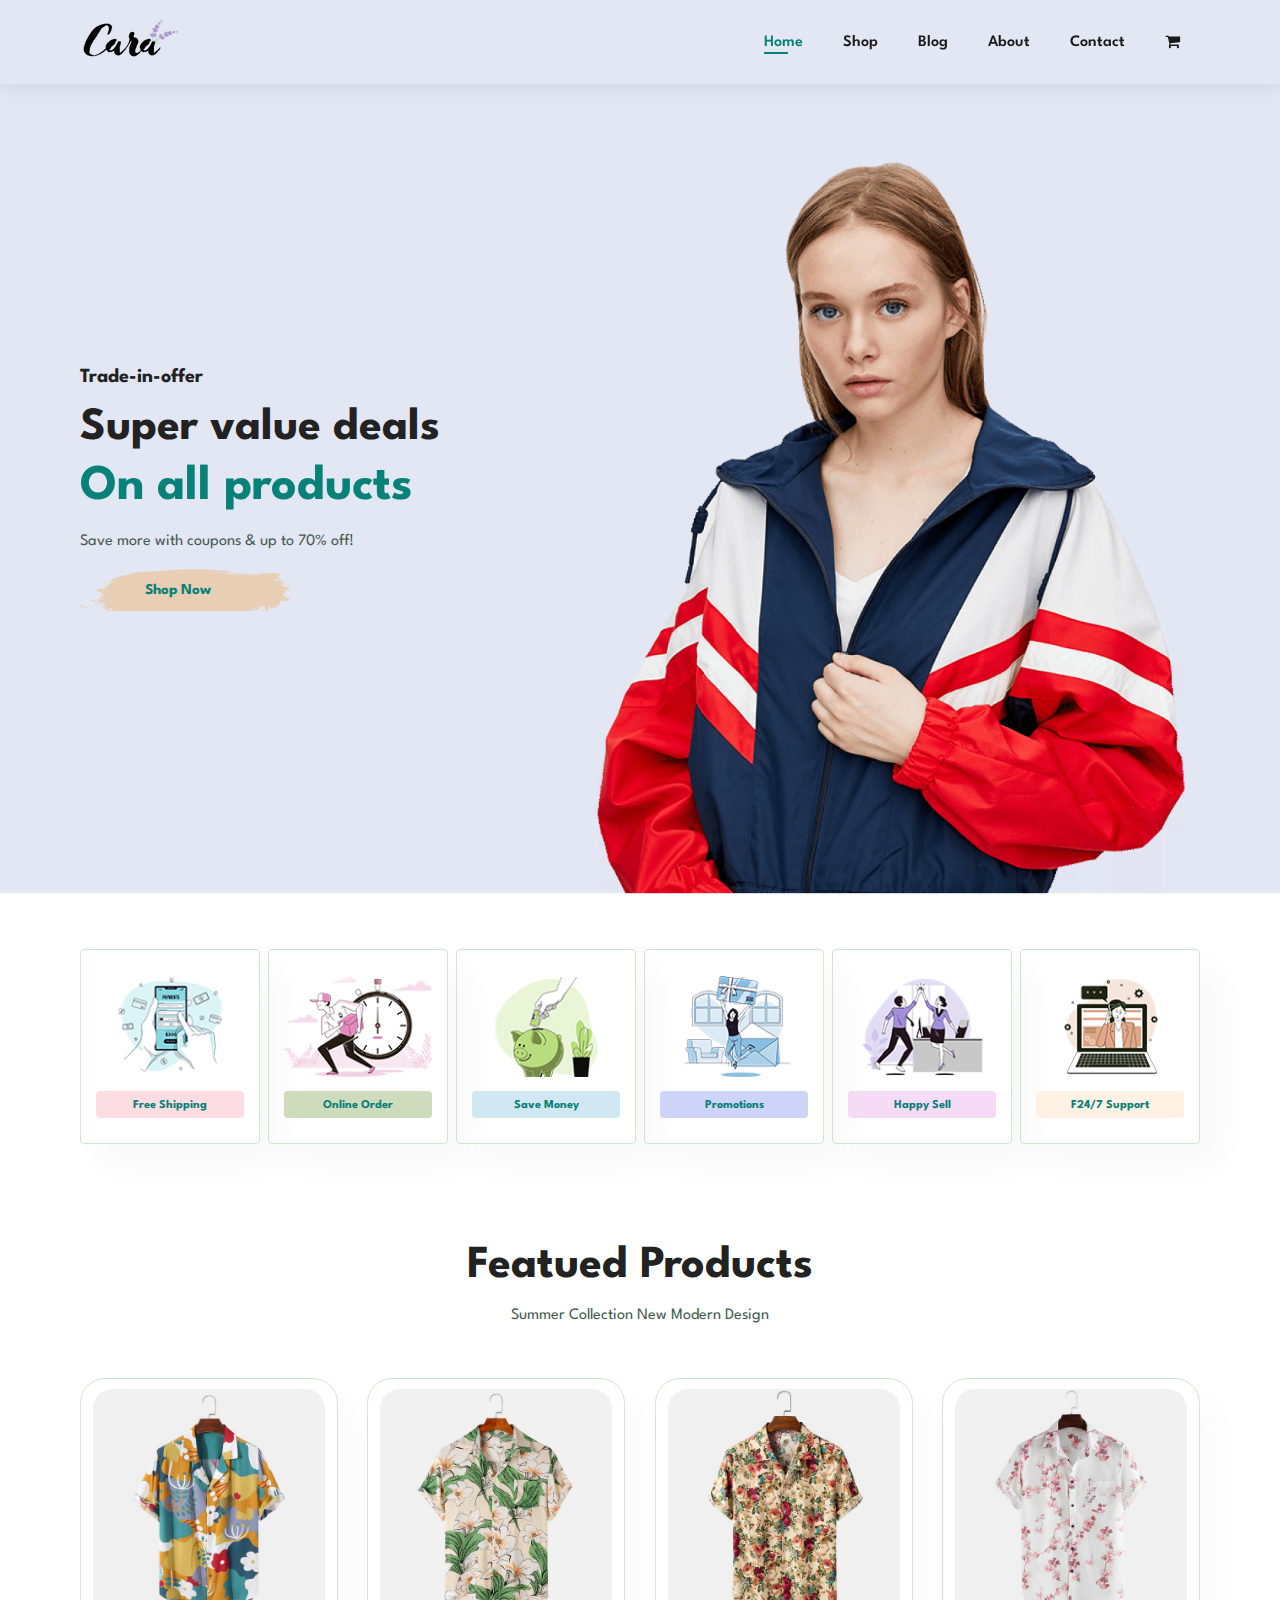
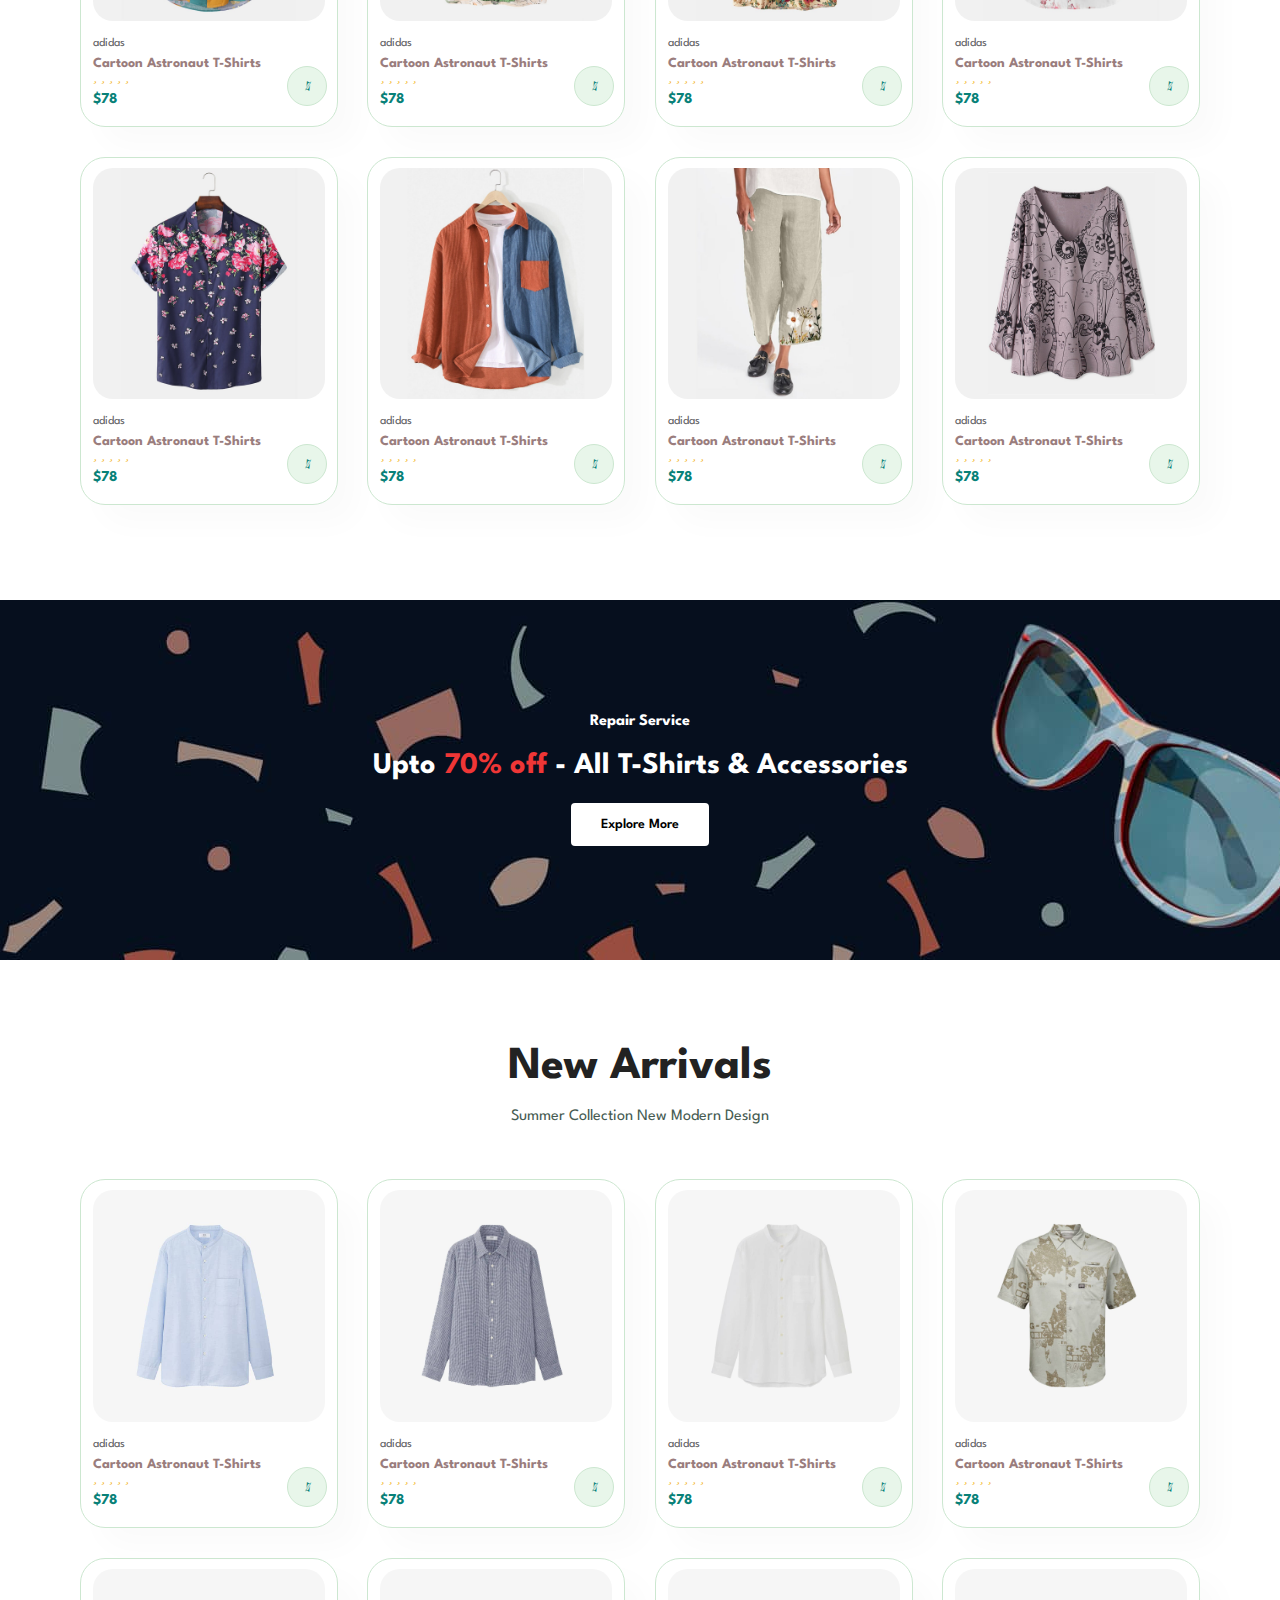
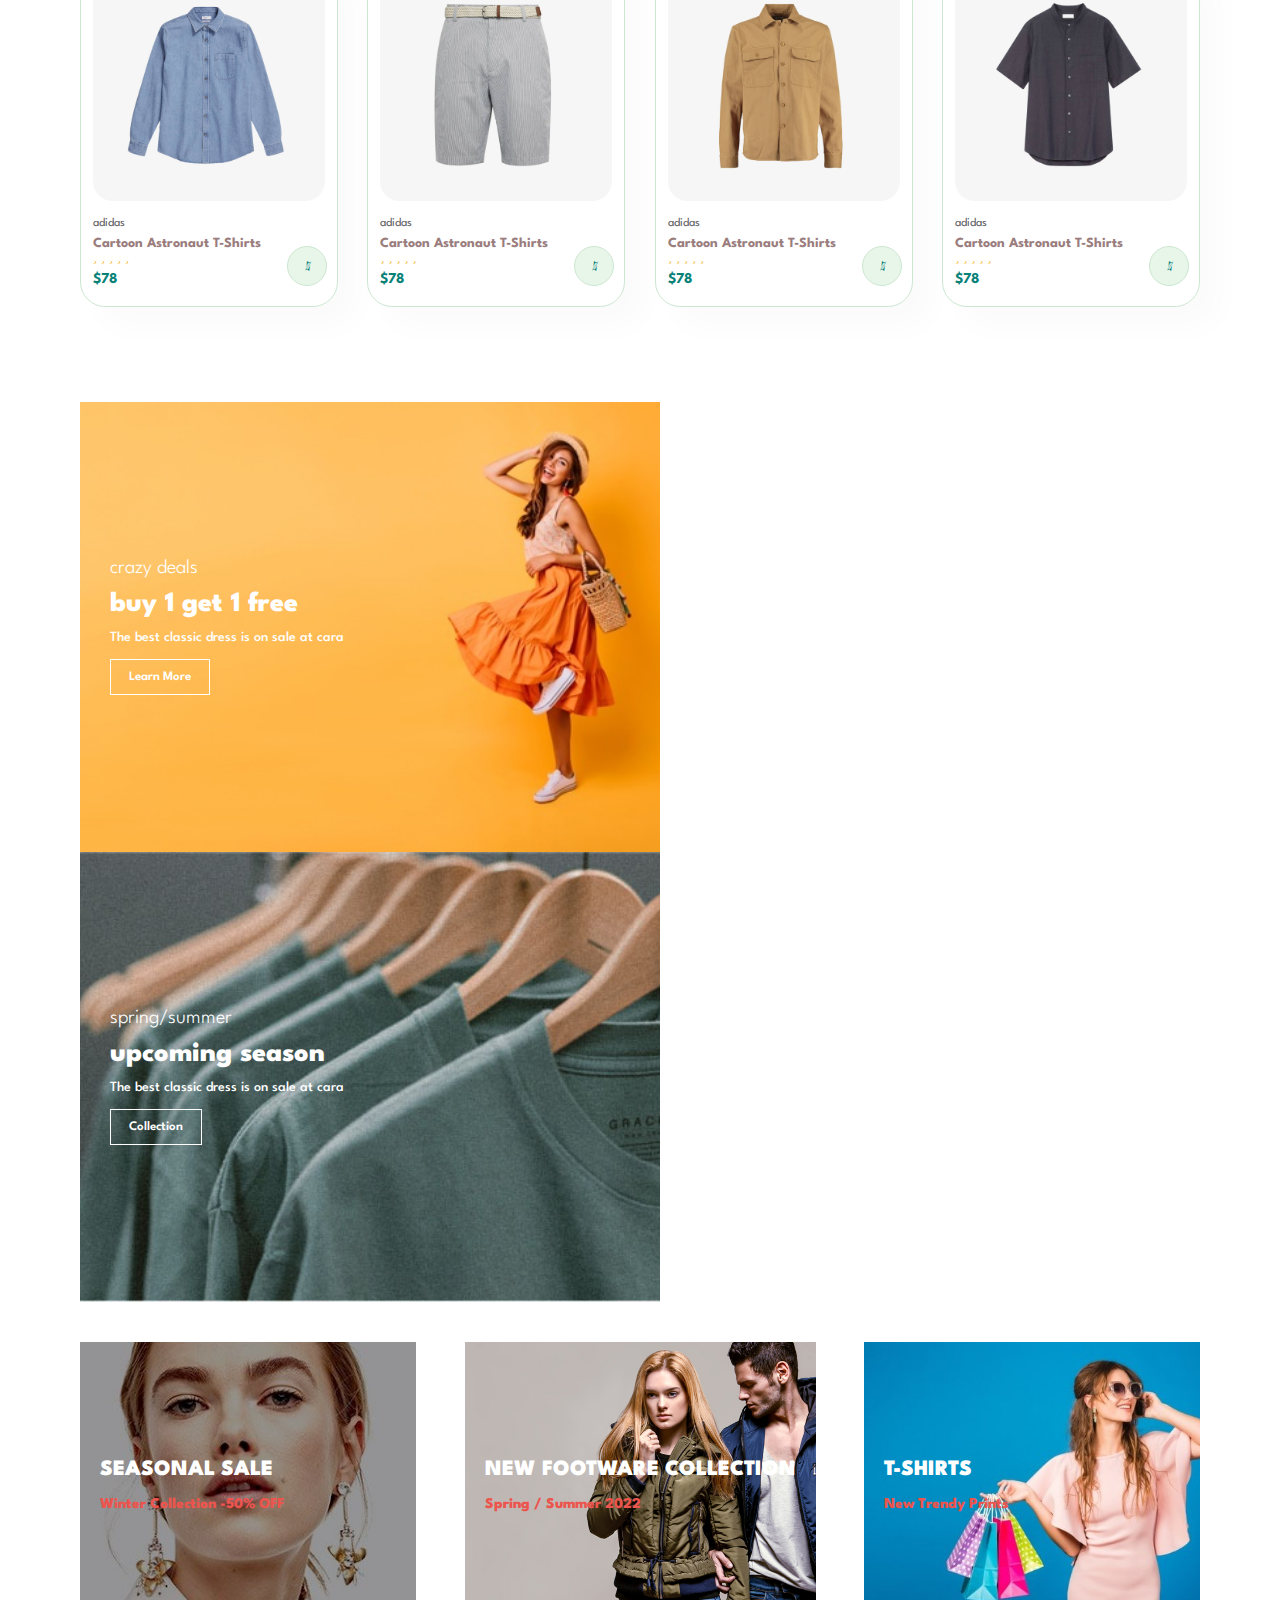
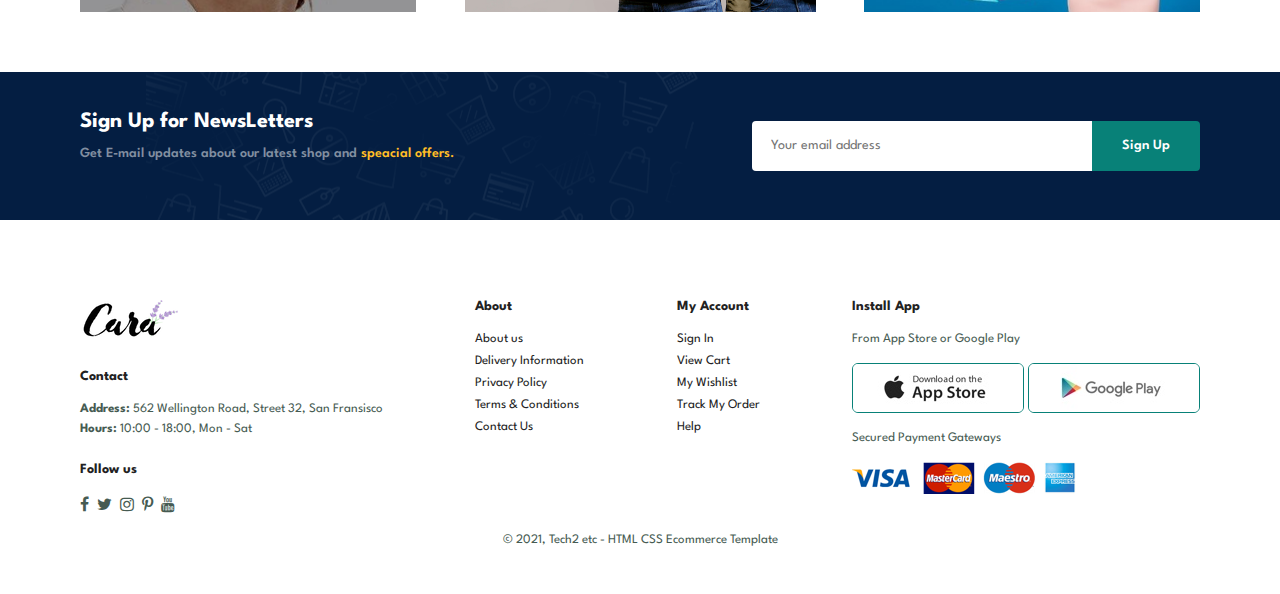
<file: index.html>
<!DOCTYPE html>
<html lang="en">
<head>
    <meta charset="UTF-8">
    <meta http-equiv="X-UA-Compatible" content="IE=edge">
    <meta name="viewport" content="width=device-width, initial-scale=1.0">
    <title>buyEasy</title>
    <link rel="stylesheet" href="./style.css">
    <link rel="stylesheet" href="https://use.fontawesome.com/releases/v5.15.4/css/all.css" integrity="sha384-DyZ88mC6Up2uqS4h/KRgHuoeGwBcD4Ng9SiP4dIRy0EXTlnuz47vAwmeGwVChigm" crossorigin="anonymous"/>
    <link href="//maxcdn.bootstrapcdn.com/font-awesome/4.1.0/css/font-awesome.min.css" rel="stylesheet">

    <link rel="stylesheet" href="https://cdnjs.cloudflare.com/ajax/libs/font-awesome/4.7.0/css/font-awesome.min.css">

</head>
<body>
    <section id="header">
        <a href="#"><img src="./img/logo.png" class="logo" alt=""></a>
        <div>
            <ul id="navbar">
                <li><a href="index.html" class="active">Home</a></li>
                <li><a href="shop.html">Shop</a></li>
                <li><a href="blog.html">Blog</a></li>
                <li><a href="about.html">About</a></li>
                <li><a href="contact.html">Contact</a></li>
                <!-- <li><a href="cart.html"><i class="fa-solid fa-cart-shopping"></i></a></li> -->
                <li id="lg-bag"><a href="cart.html"><i class="fa fa-shopping-cart"></i></a></li>
                <a href="#" id="close"><i class="fas fa-times"></i></a>
            </ul>
        </div>

        <div id="mobile">
            <a href="cart.html"><i class="fa fa-shopping-cart"></i></a>
            <i id="bar" class="fas fa-outdent" ></i>
        </div>
    </section>

    <section id="hero">
        <h4>Trade-in-offer</h4>
        <h2>Super value deals</h2>
        <h1>On all products</h1>
        <p>Save more with coupons & up to 70% off!</p>
        <button>Shop Now</button>
    </section>

    <section id="feature" class="section-p1">
        <div class="fe-box">
            <img src="./img/features/f1.png" alt="">
            <h6>Free Shipping</h6>
        </div>
        <div class="fe-box">
            <img src="./img/features/f2.png" alt="">
            <h6>Online Order</h6>
        </div>
        <div class="fe-box">
            <img src="./img/features/f3.png" alt="">
            <h6>Save Money</h6>
        </div>
        <div class="fe-box">
            <img src="./img/features/f4.png" alt="">
            <h6>Promotions</h6>
        </div>
        <div class="fe-box">
            <img src="./img/features/f5.png" alt="">
            <h6>Happy Sell</h6>
        </div>
        <div class="fe-box">
            <img src="./img/features/f6.png" alt="">
            <h6>F24/7 Support</h6>
        </div>
    </section>

    <section id="products1" class="section-p1">
        <h2>Featued Products</h2>
        <p>Summer Collection New Modern Design</p>
        <div class="pro-container">
            <div class="pro">
                <img src="./img/products/f1.jpg" alt="">
                <div class="des">
                    <span>adidas</span>
                    <h5>Cartoon Astronaut T-Shirts</h5>
                    <div class="star">
                        <i class="fas fa-star"></i>
                        <i class="fas fa-star"></i>
                        <i class="fas fa-star"></i>
                        <i class="fas fa-star"></i>
                        <i class="fas fa-star"></i>
                    </div>
                    <h4>$78</h4>
                </div>
                <a href="#"><i class="fas fa-shopping-cart cart" ></i></a>
            </div>
            <div class="pro">
                <img src="./img/products/f2.jpg" alt="">
                <div class="des">
                    <span>adidas</span>
                    <h5>Cartoon Astronaut T-Shirts</h5>
                    <div class="star">
                        <i class="fas fa-star"></i>
                        <i class="fas fa-star"></i>
                        <i class="fas fa-star"></i>
                        <i class="fas fa-star"></i>
                        <i class="fas fa-star"></i>
                    </div>
                    <h4>$78</h4>
                </div>
                <a href="#"><i class="fas fa-shopping-cart cart" ></i></a>
            </div>
            <div class="pro">
                <img src="./img/products/f3.jpg" alt="">
                <div class="des">
                    <span>adidas</span>
                    <h5>Cartoon Astronaut T-Shirts</h5>
                    <div class="star">
                        <i class="fas fa-star"></i>
                        <i class="fas fa-star"></i>
                        <i class="fas fa-star"></i>
                        <i class="fas fa-star"></i>
                        <i class="fas fa-star"></i>
                    </div>
                    <h4>$78</h4>
                </div>
                <a href="#"><i class="fas fa-shopping-cart cart" ></i></a>
            </div>
            <div class="pro">
                <img src="./img/products/f4.jpg" alt="">
                <div class="des">
                    <span>adidas</span>
                    <h5>Cartoon Astronaut T-Shirts</h5>
                    <div class="star">
                        <i class="fas fa-star"></i>
                        <i class="fas fa-star"></i>
                        <i class="fas fa-star"></i>
                        <i class="fas fa-star"></i>
                        <i class="fas fa-star"></i>
                    </div>
                    <h4>$78</h4>
                </div>
                <a href="#"><i class="fas fa-shopping-cart cart" ></i></a>
            </div>
            <div class="pro">
                <img src="./img/products/f5.jpg" alt="">
                <div class="des">
                    <span>adidas</span>
                    <h5>Cartoon Astronaut T-Shirts</h5>
                    <div class="star">
                        <i class="fas fa-star"></i>
                        <i class="fas fa-star"></i>
                        <i class="fas fa-star"></i>
                        <i class="fas fa-star"></i>
                        <i class="fas fa-star"></i>
                    </div>
                    <h4>$78</h4>
                </div>
                <a href="#"><i class="fas fa-shopping-cart cart" ></i></a>
            </div>
            <div class="pro">
                <img src="./img/products/f6.jpg" alt="">
                <div class="des">
                    <span>adidas</span>
                    <h5>Cartoon Astronaut T-Shirts</h5>
                    <div class="star">
                        <i class="fas fa-star"></i>
                        <i class="fas fa-star"></i>
                        <i class="fas fa-star"></i>
                        <i class="fas fa-star"></i>
                        <i class="fas fa-star"></i>
                    </div>
                    <h4>$78</h4>
                </div>
                <a href="#"><i class="fas fa-shopping-cart cart" ></i></a>
            </div>
            <div class="pro">
                <img src="./img/products/f7.jpg" alt="">
                <div class="des">
                    <span>adidas</span>
                    <h5>Cartoon Astronaut T-Shirts</h5>
                    <div class="star">
                        <i class="fas fa-star"></i>
                        <i class="fas fa-star"></i>
                        <i class="fas fa-star"></i>
                        <i class="fas fa-star"></i>
                        <i class="fas fa-star"></i>
                    </div>
                    <h4>$78</h4>
                </div>
                <a href="#"><i class="fas fa-shopping-cart cart" ></i></a>
            </div>
            <div class="pro">
                <img src="./img/products/f8.jpg" alt="">
                <div class="des">
                    <span>adidas</span>
                    <h5>Cartoon Astronaut T-Shirts</h5>
                    <div class="star">
                        <i class="fas fa-star"></i>
                        <i class="fas fa-star"></i>
                        <i class="fas fa-star"></i>
                        <i class="fas fa-star"></i>
                        <i class="fas fa-star"></i>
                    </div>
                    <h4>$78</h4>
                </div>
                <a href="#"><i class="fas fa-shopping-cart cart" ></i></a>
            </div>
        </div>
    </section>

    <section id="banner" class="section-m1">
        <h4>Repair Service</h4>
        <h2>Upto  <span>70% off</span> - All T-Shirts & Accessories</h2>
        <button class="normal">Explore More</button>
    </section>

    <section id="products1" class="section-p1">
        <h2>New Arrivals</h2>
        <p>Summer Collection New Modern Design</p>
        <div class="pro-container">
            <div class="pro">
                <img src="./img/products/n1.jpg" alt="">
                <div class="des">
                    <span>adidas</span>
                    <h5>Cartoon Astronaut T-Shirts</h5>
                    <div class="star">
                        <i class="fas fa-star"></i>
                        <i class="fas fa-star"></i>
                        <i class="fas fa-star"></i>
                        <i class="fas fa-star"></i>
                        <i class="fas fa-star"></i>
                    </div>
                    <h4>$78</h4>
                </div>
                <a href="#"><i class="fas fa-shopping-cart cart" ></i></a>
            </div>
            <div class="pro">
                <img src="./img/products/n2.jpg" alt="">
                <div class="des">
                    <span>adidas</span>
                    <h5>Cartoon Astronaut T-Shirts</h5>
                    <div class="star">
                        <i class="fas fa-star"></i>
                        <i class="fas fa-star"></i>
                        <i class="fas fa-star"></i>
                        <i class="fas fa-star"></i>
                        <i class="fas fa-star"></i>
                    </div>
                    <h4>$78</h4>
                </div>
                <a href="#"><i class="fas fa-shopping-cart cart" ></i></a>
            </div>
            <div class="pro">
                <img src="./img/products/n3.jpg" alt="">
                <div class="des">
                    <span>adidas</span>
                    <h5>Cartoon Astronaut T-Shirts</h5>
                    <div class="star">
                        <i class="fas fa-star"></i>
                        <i class="fas fa-star"></i>
                        <i class="fas fa-star"></i>
                        <i class="fas fa-star"></i>
                        <i class="fas fa-star"></i>
                    </div>
                    <h4>$78</h4>
                </div>
                <a href="#"><i class="fas fa-shopping-cart cart" ></i></a>
            </div>
            <div class="pro">
                <img src="./img/products/n4.jpg" alt="">
                <div class="des">
                    <span>adidas</span>
                    <h5>Cartoon Astronaut T-Shirts</h5>
                    <div class="star">
                        <i class="fas fa-star"></i>
                        <i class="fas fa-star"></i>
                        <i class="fas fa-star"></i>
                        <i class="fas fa-star"></i>
                        <i class="fas fa-star"></i>
                    </div>
                    <h4>$78</h4>
                </div>
                <a href="#"><i class="fas fa-shopping-cart cart" ></i></a>
            </div>
            <div class="pro">
                <img src="./img/products/n5.jpg" alt="">
                <div class="des">
                    <span>adidas</span>
                    <h5>Cartoon Astronaut T-Shirts</h5>
                    <div class="star">
                        <i class="fas fa-star"></i>
                        <i class="fas fa-star"></i>
                        <i class="fas fa-star"></i>
                        <i class="fas fa-star"></i>
                        <i class="fas fa-star"></i>
                    </div>
                    <h4>$78</h4>
                </div>
                <a href="#"><i class="fas fa-shopping-cart cart" ></i></a>
            </div>
            <div class="pro">
                <img src="./img/products/n6.jpg" alt="">
                <div class="des">
                    <span>adidas</span>
                    <h5>Cartoon Astronaut T-Shirts</h5>
                    <div class="star">
                        <i class="fas fa-star"></i>
                        <i class="fas fa-star"></i>
                        <i class="fas fa-star"></i>
                        <i class="fas fa-star"></i>
                        <i class="fas fa-star"></i>
                    </div>
                    <h4>$78</h4>
                </div>
                <a href="#"><i class="fas fa-shopping-cart cart" ></i></a>
            </div>
            <div class="pro">
                <img src="./img/products/n7.jpg" alt="">
                <div class="des">
                    <span>adidas</span>
                    <h5>Cartoon Astronaut T-Shirts</h5>
                    <div class="star">
                        <i class="fas fa-star"></i>
                        <i class="fas fa-star"></i>
                        <i class="fas fa-star"></i>
                        <i class="fas fa-star"></i>
                        <i class="fas fa-star"></i>
                    </div>
                    <h4>$78</h4>
                </div>
                <a href="#"><i class="fas fa-shopping-cart cart" ></i></a>
            </div>
            <div class="pro">
                <img src="./img/products/n8.jpg" alt="">
                <div class="des">
                    <span>adidas</span>
                    <h5>Cartoon Astronaut T-Shirts</h5>
                    <div class="star">
                        <i class="fas fa-star"></i>
                        <i class="fas fa-star"></i>
                        <i class="fas fa-star"></i>
                        <i class="fas fa-star"></i>
                        <i class="fas fa-star"></i>
                    </div>
                    <h4>$78</h4>
                </div>
                <a href="#"><i class="fas fa-shopping-cart cart" ></i></a>
            </div>
        </div>
    </section>

    <section id="sm-banner" class="section-p1">
        <div class="banner-box">
            <h4>crazy deals</h4>
            <h2>buy 1 get 1 free</h2>
            <span>The best classic dress is on sale at cara</span>
            <button class="white">Learn More</button>
        </div>
        <div class="banner-box banner-box2">
            <h4>spring/summer</h4>
            <h2>upcoming season</h2>
            <span>The best classic dress is on sale at cara</span>
            <button class="white">Collection</button>
        </div>
    </section>

    <section id="banner3">
        <div class="banner-box">
            <h2>SEASONAL SALE</h2>
            <h3>Winter Collection -50% OFF</h3>
        </div>
        <div class="banner-box banner-box2">
            <h2>NEW FOOTWARE COLLECTION</h2>
            <h3>Spring / Summer 2022</h3>
        </div>
        <div class="banner-box banner-box3">
            <h2>T-SHIRTS</h2>
            <h3>New Trendy Prints</h3>
        </div>
    </section>

    <section id="newsletter" class="section-p1 section-m1">
         <div class="newstext">
             <h4>Sign Up for NewsLetters</h4>
             <p>Get E-mail updates about our latest shop and <span>speacial offers.</span></p>
         </div>
         <div class="form">
             <input type="text" placeholder="Your email address">
             <button class="normal">Sign Up</button>
         </div>
    </section>

    <footer class="section-p1">
        <div class="col">
            <img class="logo" src="./img/logo.png" alt="">
            <h4>Contact</h4>
            <p><strong>Address:</strong> 562 Wellington Road, Street 32, San Fransisco</p>
            <p><strong>Hours:</strong> 10:00 - 18:00, Mon - Sat</p>
            <div class="follow">
                <h4>Follow us</h4>
                <div class="icon">
                    <i class="fa fa-facebook"></i>
                    <i class="fa fa-twitter"></i>
                    <i class="fa fa-instagram"></i>
                    <i class="fa fa-pinterest-p"></i>
                    <i class="fa fa-youtube"></i>
                </div>
            </div>
        </div>

        <div class="col">
            <h4>About</h4>
            <a href="#">About us</a>
            <a href="#">Delivery Information</a>
            <a href="#">Privacy Policy</a>
            <a href="#">Terms & Conditions</a>
            <a href="#">Contact Us</a>
        </div>

        <div class="col">
            <h4>My Account</h4>
            <a href="#">Sign In</a>
            <a href="#">View Cart</a>
            <a href="#">My Wishlist</a>
            <a href="#">Track My Order</a>
            <a href="#">Help</a>
        </div>

        <div class="col install">
            <h4>Install App</h4>
            <p>From App Store or Google Play</p>
            <div class="row">
                <img src="./img/pay/app.jpg" alt="">
                <img src="./img/pay/play.jpg" alt="">
            </div>
            <p>Secured Payment Gateways</p>
                <img src="./img/pay/pay.png" alt="">
        </div>

        <div class="copyright">
            <p>&copy; 2021, Tech2 etc - HTML CSS Ecommerce Template </p>
        </div>
    </footer>

    <script src="./script.js"></script>
</body>
</html>
</file>
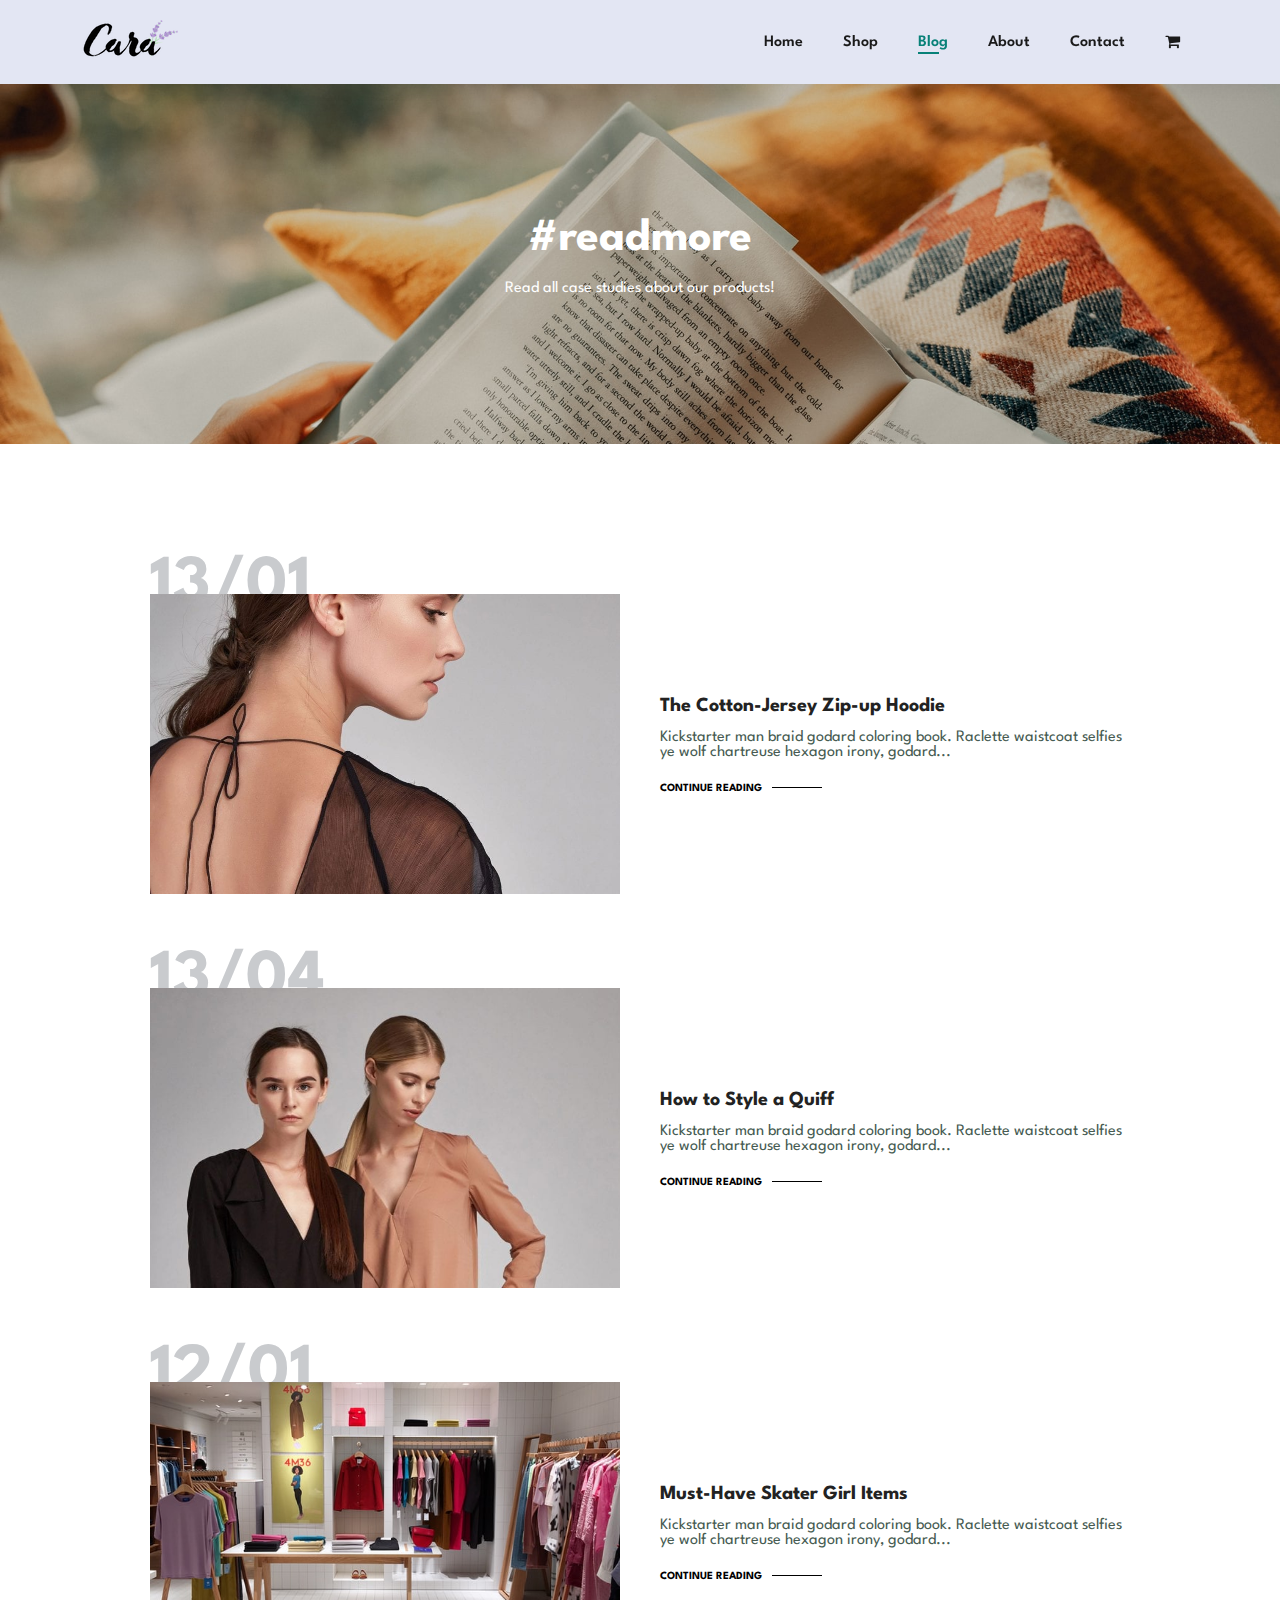
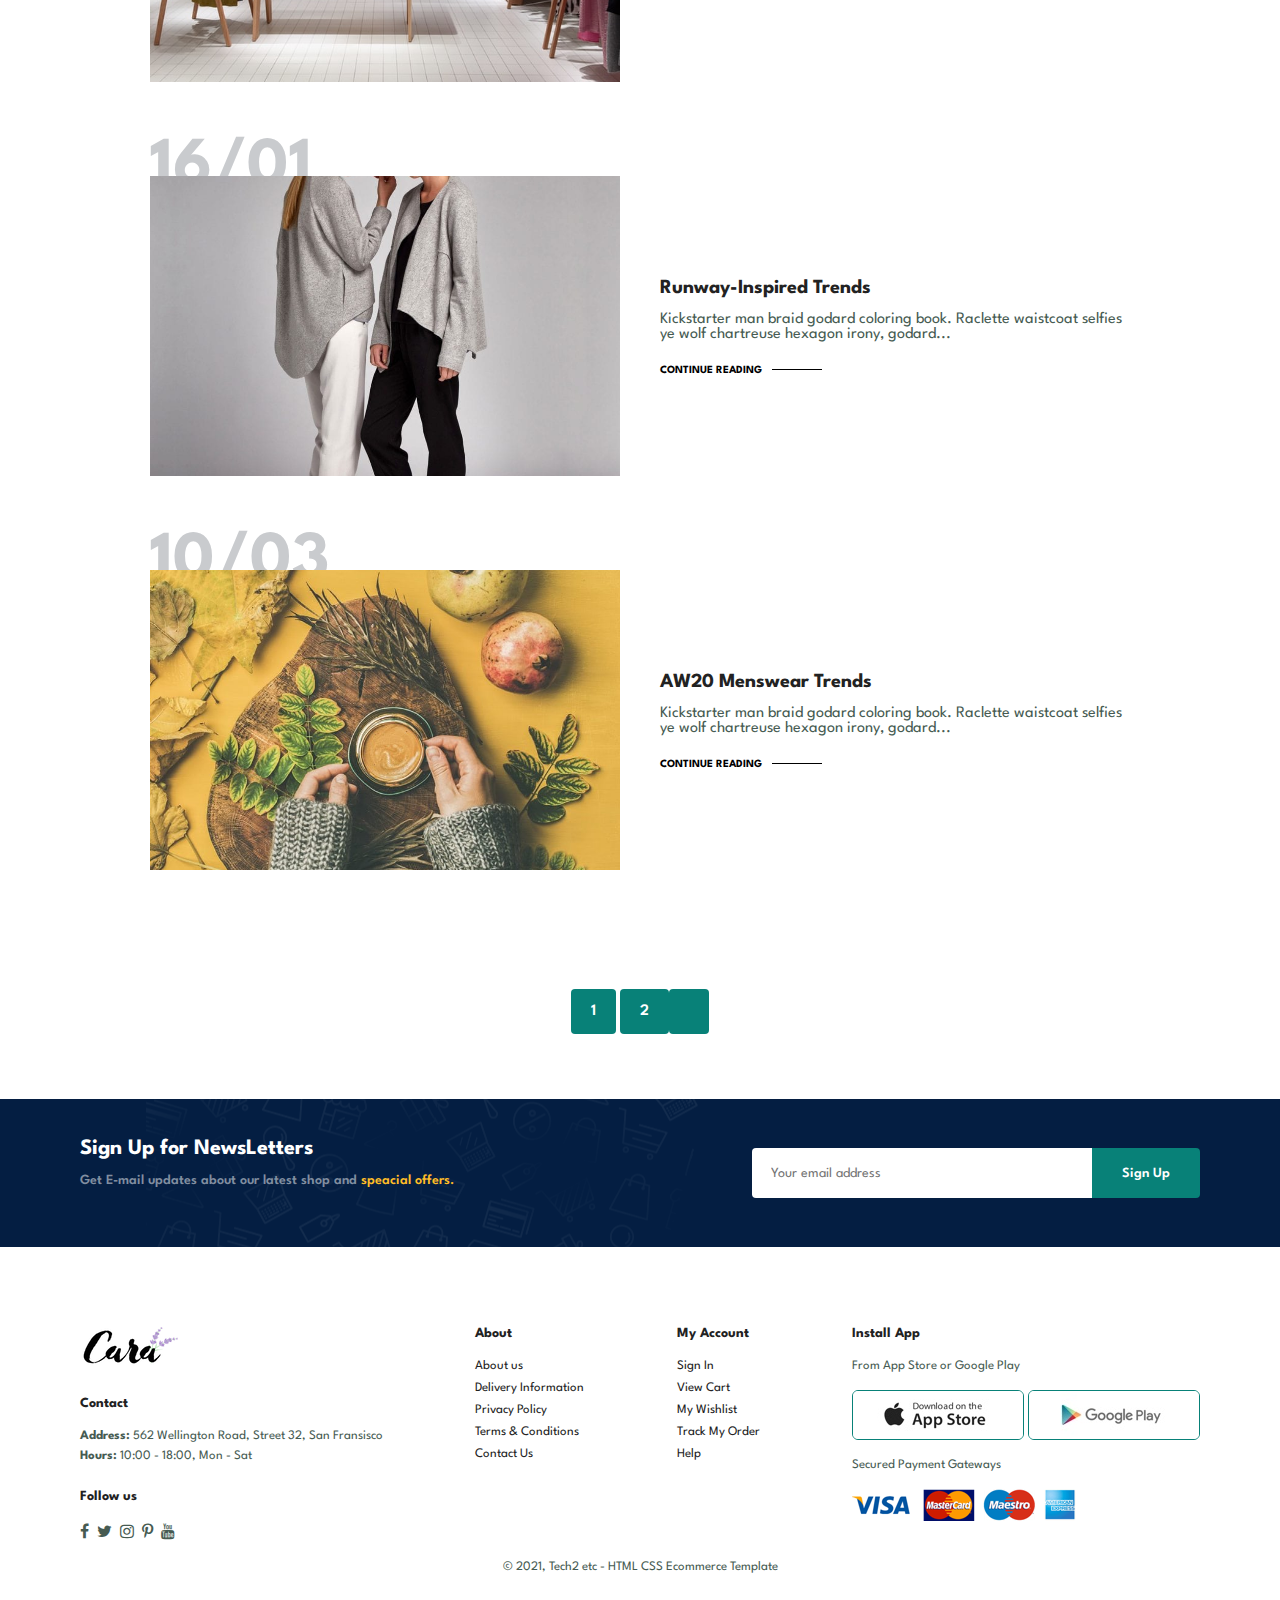
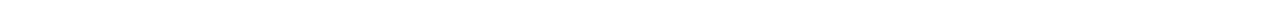
<file: blog.html>
<!DOCTYPE html>
<html lang="en">
<head>
    <meta charset="UTF-8">
    <meta http-equiv="X-UA-Compatible" content="IE=edge">
    <meta name="viewport" content="width=device-width, initial-scale=1.0">
    <title>buyEasy</title>
    <link rel="stylesheet" href="./style.css">
    <link rel="stylesheet" href="https://use.fontawesome.com/releases/v5.15.4/css/all.css" integrity="sha384-DyZ88mC6Up2uqS4h/KRgHuoeGwBcD4Ng9SiP4dIRy0EXTlnuz47vAwmeGwVChigm" crossorigin="anonymous"/>
    <link href="//maxcdn.bootstrapcdn.com/font-awesome/4.1.0/css/font-awesome.min.css" rel="stylesheet">
    <link rel="stylesheet" href="https://cdnjs.cloudflare.com/ajax/libs/font-awesome/4.7.0/css/font-awesome.min.css">

</head>
<body>
    <section id="header">
        <a href="#"><img src="./img/logo.png" class="logo" alt=""></a>
        <div>
            <ul id="navbar">
                <li><a href="index.html">Home</a></li>
                <li><a href="shop.html">Shop</a></li>
                <li><a href="blog.html" class="active">Blog</a></li>
                <li><a href="about.html">About</a></li>
                <li><a href="contact.html">Contact</a></li>
                <li id="lg-bag"><a href="cart.html"><i class="fa fa-shopping-cart"></i></a></li>
                <a href="#" id="close"><i class="fas fa-times"></i></a>
            </ul>
        </div>

        <div id="mobile">
            <a href="cart.html"><i class="fa fa-shopping-cart"></i></a>
            <i id="bar" class="fas fa-outdent" ></i>
        </div>
    </section>

    <section id="page-header" class="blog-header">
        <h2>#readmore</h2>
        <p>Read all case studies about our products!</p>
    </section>

    <section id="blog">
        <div class="blog-box">
            <div class="blog-img">
                <img src="./img/blog/b1.jpg" alt="">
            </div>
            <div class="blog-details">
                <h4>The Cotton-Jersey Zip-up Hoodie</h4>
                <p>Kickstarter man braid godard coloring book. Raclette waistcoat selfies ye wolf chartreuse hexagon irony, godard...</p>
                <a href="#">CONTINUE READING</a>
            </div>
            <h1>13/01</h1>
        </div>
        <div class="blog-box">
            <div class="blog-img">
                <img src="./img/blog/b2.jpg" alt="">
            </div>
            <div class="blog-details">
                <h4>How to Style a Quiff</h4>
                <p>Kickstarter man braid godard coloring book. Raclette waistcoat selfies ye wolf chartreuse hexagon irony, godard...</p>
                <a href="#">CONTINUE READING</a>
            </div>
            <h1>13/04</h1>
        </div>
        <div class="blog-box">
            <div class="blog-img">
                <img src="./img/blog/b3.jpg" alt="">
            </div>
            <div class="blog-details">
                <h4>Must-Have Skater Girl Items</h4>
                <p>Kickstarter man braid godard coloring book. Raclette waistcoat selfies ye wolf chartreuse hexagon irony, godard...</p>
                <a href="#">CONTINUE READING</a>
            </div>
            <h1>12/01 </h1>
        </div>
        <div class="blog-box">
            <div class="blog-img">
                <img src="./img/blog/b4.jpg" alt="">
            </div>
            <div class="blog-details">
                <h4>Runway-Inspired Trends</h4>
                <p>Kickstarter man braid godard coloring book. Raclette waistcoat selfies ye wolf chartreuse hexagon irony, godard...</p>
                <a href="#">CONTINUE READING</a>
            </div>
            <h1>16/01</h1>
        </div>
        
        <div class="blog-box">
            <div class="blog-img">
                <img src="./img/blog/b6.jpg" alt="">
            </div>
            <div class="blog-details">
                <h4>AW20 Menswear Trends</h4>
                <p>Kickstarter man braid godard coloring book. Raclette waistcoat selfies ye wolf chartreuse hexagon irony, godard...</p>
                <a href="#">CONTINUE READING</a>
            </div>
            <h1>10/03</h1>
        </div>
    </section>

    <section id="pagination" class="section-p1">
        <a href="#">1</a>
        <a href="#">2</a>
        <a href="#"><i class="fas fa-long-arrow-alt-right"></i></a>
    </section>

    <section id="newsletter" class="section-p1 section-m1">
         <div class="newstext">
             <h4>Sign Up for NewsLetters</h4>
             <p>Get E-mail updates about our latest shop and <span>speacial offers.</span></p>
         </div>
         <div class="form">
             <input type="text" placeholder="Your email address">
             <button class="normal">Sign Up</button>
            </div>
        </section>        
        
        <footer class="section-p1">
        <div class="col">
            <img class="logo" src="./img/logo.png" alt="">
            <h4>Contact</h4>
            <p><strong>Address:</strong> 562 Wellington Road, Street 32, San Fransisco</p>
            <p><strong>Hours:</strong> 10:00 - 18:00, Mon - Sat</p>
            <div class="follow">
                <h4>Follow us</h4>
                <div class="icon">
                    <i class="fa fa-facebook"></i>
                    <i class="fa fa-twitter"></i>
                    <i class="fa fa-instagram"></i>
                    <i class="fa fa-pinterest-p"></i>
                    <i class="fa fa-youtube"></i>
                </div>
            </div>
        </div>

        <div class="col">
            <h4>About</h4>
            <a href="#">About us</a>
            <a href="#">Delivery Information</a>
            <a href="#">Privacy Policy</a>
            <a href="#">Terms & Conditions</a>
            <a href="#">Contact Us</a>
        </div>

        <div class="col">
            <h4>My Account</h4>
            <a href="#">Sign In</a>
            <a href="#">View Cart</a>
            <a href="#">My Wishlist</a>
            <a href="#">Track My Order</a>
            <a href="#">Help</a>
        </div>

        <div class="col install">
            <h4>Install App</h4>
            <p>From App Store or Google Play</p>
            <div class="row">
                <img src="./img/pay/app.jpg" alt="">
                <img src="./img/pay/play.jpg" alt="">
            </div>
            <p>Secured Payment Gateways</p>
                <img src="./img/pay/pay.png" alt="">
        </div>

        <div class="copyright">
            <p>&copy; 2021, Tech2 etc - HTML CSS Ecommerce Template </p>
        </div>
    </footer>

    <script src="./script.js"></script>
</body>
</html>
</file>
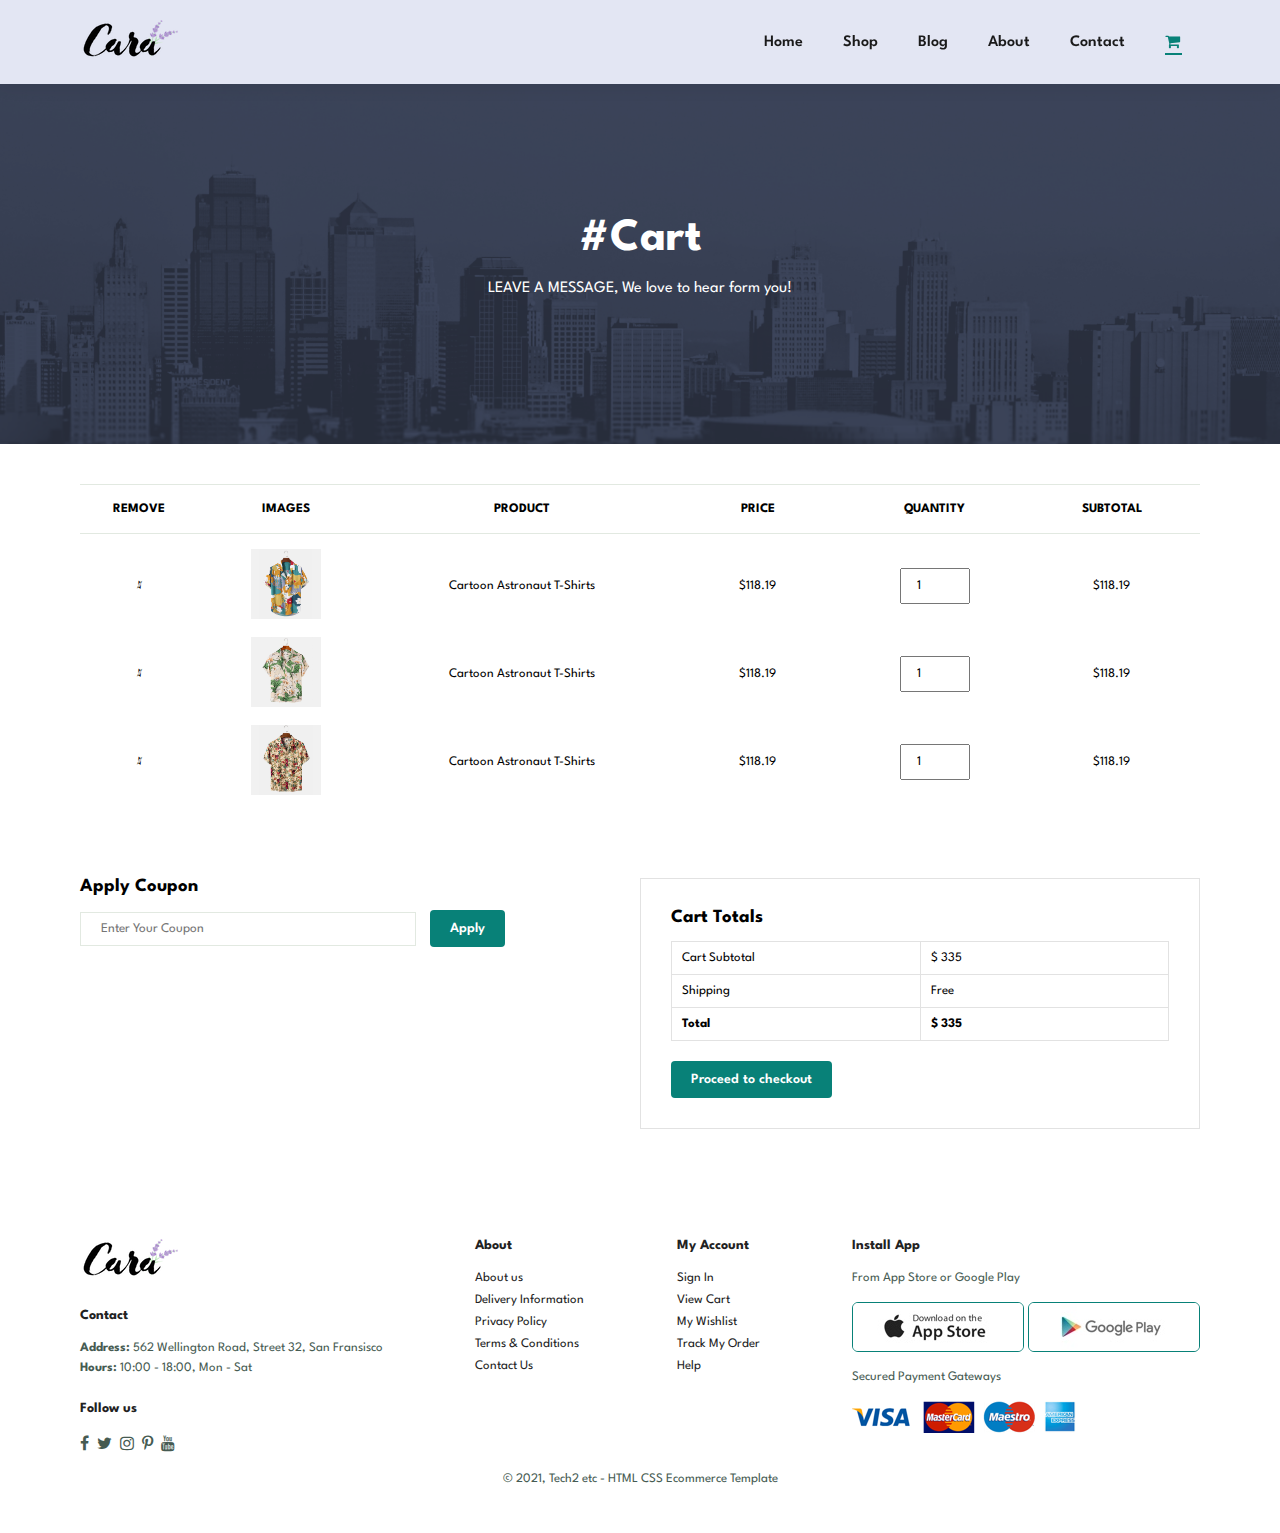
<file: cart.html>
<!DOCTYPE html>
<html lang="en">
<head>
    <meta charset="UTF-8">
    <meta http-equiv="X-UA-Compatible" content="IE=edge">
    <meta name="viewport" content="width=device-width, initial-scale=1.0">
    <title>buyEasy</title>
    <link rel="stylesheet" href="./style.css">
    <link rel="stylesheet" href="https://use.fontawesome.com/releases/v5.15.4/css/all.css" integrity="sha384-DyZ88mC6Up2uqS4h/KRgHuoeGwBcD4Ng9SiP4dIRy0EXTlnuz47vAwmeGwVChigm" crossorigin="anonymous"/>
    <link href="//maxcdn.bootstrapcdn.com/font-awesome/4.1.0/css/font-awesome.min.css" rel="stylesheet">
    <link rel="stylesheet" href="https://cdnjs.cloudflare.com/ajax/libs/font-awesome/4.7.0/css/font-awesome.min.css">

</head>
<body>
    <section id="header">
        <a href="#"><img src="./img/logo.png" class="logo" alt=""></a>
        <div>
            <ul id="navbar">
                <li><a href="index.html">Home</a></li>
                <li><a href="shop.html">Shop</a></li>
                <li><a href="blog.html" >Blog</a></li>
                <li><a href="about.html" >About</a></li>
                <li><a href="contact.html" >Contact</a></li>
                <li id="lg-bag"><a href="cart.html" class="active"><i class="fa fa-shopping-cart" ></i></a></li>
                <a href="#" id="close"><i class="fas fa-times"></i></a>
            </ul>
        </div>

        <div id="mobile">
            <a href="cart.html"><i class="fa fa-shopping-cart"></i></a>
            <i id="bar" class="fas fa-outdent" ></i>
        </div>
    </section>

    <section id="page-header" class="about-header">
        <h2>#Cart</h2>
        <p>LEAVE A MESSAGE, We love to hear form you!</p>
    </section> 
    
    <section id="cart" class="section-p1">
        <table width="100%">
            <thead>
               <tr>
                   <td>Remove</td>
                   <td>Images</td>
                   <td>Product</td>
                   <td>Price</td>
                   <td>Quantity</td>
                   <td>Subtotal</td>
               </tr>
            </thead>
            <tbody>
                <tr>
                    <td><i class="far fa-times-circle"></i><a href="#"></a></td>
                    <td><img src="./img/products/f1.jpg" alt=""></td>
                    <td>Cartoon Astronaut T-Shirts</td>
                    <td>$118.19</td>
                    <td><input type="number" value="1"></td>
                    <td>$118.19</td>
                </tr>
                <tr>
                    <td><i class="far fa-times-circle"></i><a href="#"></a></td>
                    <td><img src="./img/products/f2.jpg" alt=""></td>
                    <td>Cartoon Astronaut T-Shirts</td>
                    <td>$118.19</td>
                    <td><input type="number" value="1"></td>
                    <td>$118.19</td>
                </tr>
                <tr>
                    <td><i class="far fa-times-circle"></i><a href="#"></a></td>
                    <td><img src="./img/products/f3.jpg" alt=""></td>
                    <td>Cartoon Astronaut T-Shirts</td>
                    <td>$118.19</td>
                    <td><input type="number" value="1"></td>
                    <td>$118.19</td>
                </tr>
            </tbody>
        </table>
    </section>

    <section id="cart-add" class="section-p1">
        <div id="coupon">
            <h3>Apply Coupon</h3>
            <div>
                <input type="text" placeholder="Enter Your Coupon">
                <button class="normal">Apply</button>
            </div>
        </div>

        <div id="subtotal">
            <h3>Cart Totals</h3>
            <table>
                <tr>
                    <td>Cart Subtotal</td>
                    <td>$ 335</td>
                </tr>
                <tr>
                    <td>Shipping</td>
                    <td>Free</td>
                </tr>
                <tr>
                    <td><strong>Total</strong></td>
                    <td><strong>$ 335</strong></td>
                </tr>
            </table>

            <button class="normal">Proceed to checkout</button>
        </div>
    </section>

    <footer class="section-p1">
        <div class="col">
            <img class="logo" src="./img/logo.png" alt="">
            <h4>Contact</h4>
            <p><strong>Address:</strong> 562 Wellington Road, Street 32, San Fransisco</p>
            <p><strong>Hours:</strong> 10:00 - 18:00, Mon - Sat</p>
            <div class="follow">
                <h4>Follow us</h4>
                <div class="icon">
                    <i class="fa fa-facebook"></i>
                    <i class="fa fa-twitter"></i>
                    <i class="fa fa-instagram"></i>
                    <i class="fa fa-pinterest-p"></i>
                    <i class="fa fa-youtube"></i>
                </div>
            </div>
        </div>

        <div class="col">
            <h4>About</h4>
            <a href="#">About us</a>
            <a href="#">Delivery Information</a>
            <a href="#">Privacy Policy</a>
            <a href="#">Terms & Conditions</a>
            <a href="#">Contact Us</a>
        </div>

        <div class="col">
            <h4>My Account</h4>
            <a href="#">Sign In</a>
            <a href="#">View Cart</a>
            <a href="#">My Wishlist</a>
            <a href="#">Track My Order</a>
            <a href="#">Help</a>
        </div>

        <div class="col install">
            <h4>Install App</h4>
            <p>From App Store or Google Play</p>
            <div class="row">
                <img src="./img/pay/app.jpg" alt="">
                <img src="./img/pay/play.jpg" alt="">
            </div>
            <p>Secured Payment Gateways</p>
                <img src="./img/pay/pay.png" alt="">
        </div>

        <div class="copyright">
            <p>&copy; 2021, Tech2 etc - HTML CSS Ecommerce Template </p>
        </div>
    </footer>

    <script src="./script.js"></script>
</body>
</html>
</file>
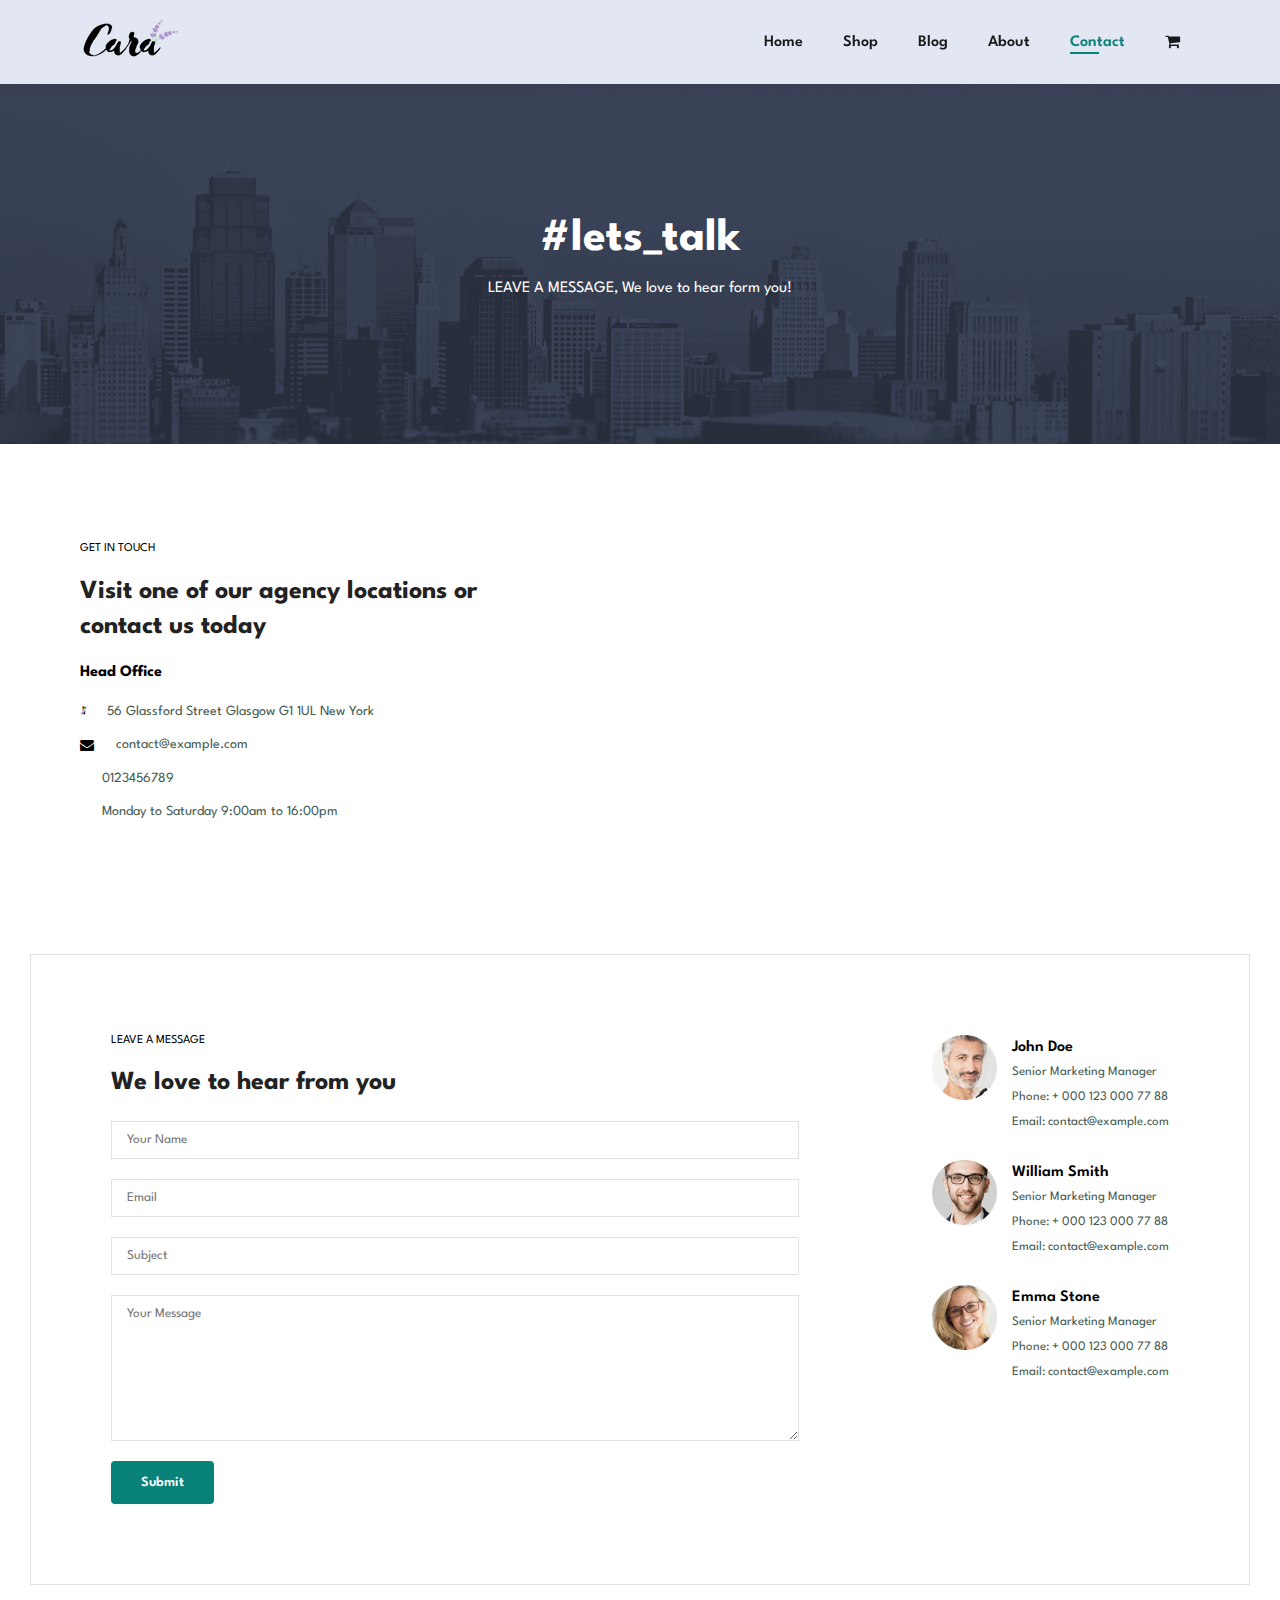
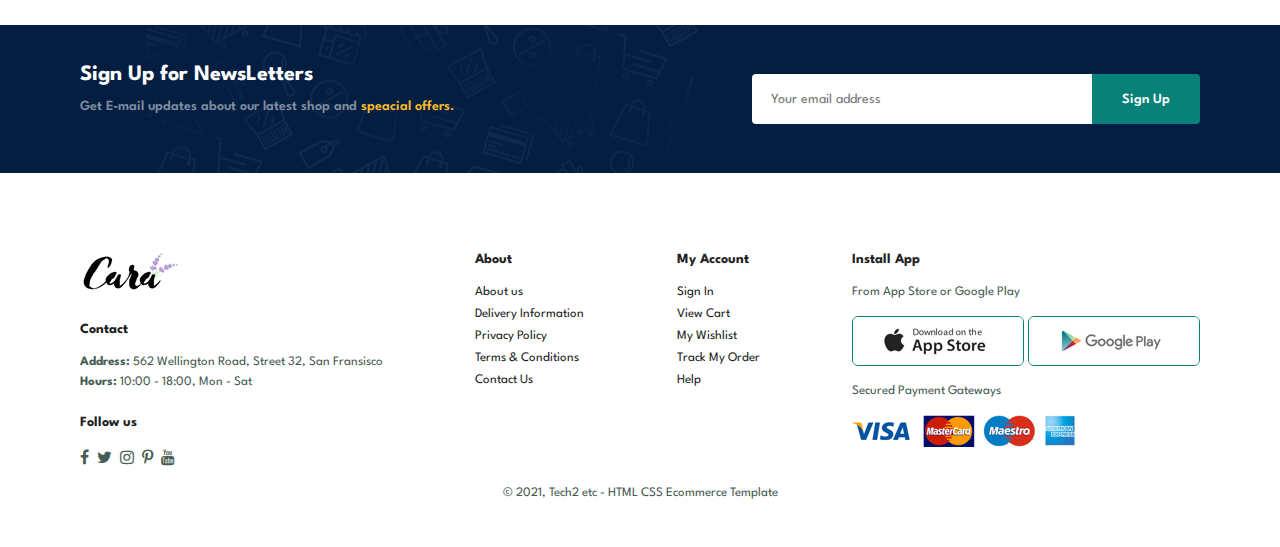
<file: contact.html>
<!DOCTYPE html>
<html lang="en">
<head>
    <meta charset="UTF-8">
    <meta http-equiv="X-UA-Compatible" content="IE=edge">
    <meta name="viewport" content="width=device-width, initial-scale=1.0">
    <title>buyEasy</title>
    <link rel="stylesheet" href="./style.css">
    <link rel="stylesheet" href="https://use.fontawesome.com/releases/v5.15.4/css/all.css" integrity="sha384-DyZ88mC6Up2uqS4h/KRgHuoeGwBcD4Ng9SiP4dIRy0EXTlnuz47vAwmeGwVChigm" crossorigin="anonymous"/>
    <link href="//maxcdn.bootstrapcdn.com/font-awesome/4.1.0/css/font-awesome.min.css" rel="stylesheet">
    <link rel="stylesheet" href="https://cdnjs.cloudflare.com/ajax/libs/font-awesome/4.7.0/css/font-awesome.min.css">

</head>
<body>
    <section id="header">
        <a href="#"><img src="./img/logo.png" class="logo" alt=""></a>
        <div>
            <ul id="navbar">
                <li><a href="index.html">Home</a></li>
                <li><a href="shop.html">Shop</a></li>
                <li><a href="blog.html" >Blog</a></li>
                <li><a href="about.html" >About</a></li>
                <li><a href="contact.html" class="active">Contact</a></li>
                <li id="lg-bag"><a href="cart.html"><i class="fa fa-shopping-cart"></i></a></li>
                <a href="#" id="close"><i class="fas fa-times"></i></a>
            </ul>
        </div>

        <div id="mobile">
            <a href="cart.html"><i class="fa fa-shopping-cart"></i></a>
            <i id="bar" class="fas fa-outdent" ></i>
        </div>
    </section>

    <section id="page-header" class="about-header">
        <h2>#lets_talk</h2>
        <p>LEAVE A MESSAGE, We love to hear form you!</p>
    </section> 
    
    <section id ="contact-details" class="section-p1">
        <div class="details">
            <span>GET IN TOUCH</span>
            <h2>Visit one of our agency locations or contact us today</h2>
            <h3>Head Office</h3>
            <div>
                <li>
                    <i class="fas fa-map"></i>
                    <p>56 Glassford Street Glasgow G1 1UL New York</p>
                </li>
                <li>
                    <i class="fa fa-envelope"></i>
                    <p>contact@example.com</p>
                </li>
                <li>
                    <i class="fas fa-phone-alt"></i>
                    <p>0123456789</p>
                </li>
                <li>
                    <i class="fas fa-clock"></i>
                    <p>Monday to Saturday 9:00am to 16:00pm</p>
                </li>
            </div> 
        </div>
        <div class="map">
            <iframe src="https://www.google.com/maps/embed?pb=!1m18!1m12!1m3!1d3750.821842903819!2d73.5289075142266!3d19.931911029690852!2m3!1f0!2f0!3f0!3m2!1i1024!2i768!4f13.1!3m3!1m2!1s0x3bddeb013af2e74b%3A0x716282a3a46b04cc!2sTrimbakeshwar%20Jyotirling%20Mandir!5e0!3m2!1sen!2sin!4v1650135575795!5m2!1sen!2sin" width="600" height="450" style="border:0;" allowfullscreen="" loading="lazy" referrerpolicy="no-referrer-when-downgrade"></iframe>
        </div>
    </section>
 
    <section id="form-details">
        <form action="">
            <span>LEAVE A MESSAGE</span>
            <h2>We love to hear from you</h2>
            <input type="text" placeholder="Your Name">
            <input type="text" placeholder="Email">
            <input type="text" placeholder="Subject">
            <textarea name="" id="" cols="30" rows="10" placeholder="Your Message"></textarea>
            <button class="normal">Submit</button>
        </form>

        <div class="people">
            <div>
                <img src="./img/people/1.png" alt="">
                <p><span>John Doe</span> Senior Marketing Manager <br> Phone: + 000 123 000 77 88 <br>Email: contact@example.com</p>
            </div>
            <div>
                <img src="./img/people/2.png" alt="">
                <p><span>William Smith</span> Senior Marketing Manager <br> Phone: + 000 123 000 77 88 <br>Email: contact@example.com</p>
            </div>
            <div>
                <img src="./img/people/3.png" alt="">
                <p><span>Emma Stone</span> Senior Marketing Manager <br> Phone: + 000 123 000 77 88 <br>Email: contact@example.com</p>
            </div>
        </div>
    </section>


    <section id="newsletter" class="section-p1 section-m1">
        <div class="newstext">
            <h4>Sign Up for NewsLetters</h4>
            <p>Get E-mail updates about our latest shop and <span>speacial offers.</span></p>
        </div>
        <div class="form">
            <input type="text" placeholder="Your email address">
            <button class="normal">Sign Up</button>
        </div>
   </section>

    <footer class="section-p1">
        <div class="col">
            <img class="logo" src="./img/logo.png" alt="">
            <h4>Contact</h4>
            <p><strong>Address:</strong> 562 Wellington Road, Street 32, San Fransisco</p>
            <p><strong>Hours:</strong> 10:00 - 18:00, Mon - Sat</p>
            <div class="follow">
                <h4>Follow us</h4>
                <div class="icon">
                    <i class="fa fa-facebook"></i>
                    <i class="fa fa-twitter"></i>
                    <i class="fa fa-instagram"></i>
                    <i class="fa fa-pinterest-p"></i>
                    <i class="fa fa-youtube"></i>
                </div>
            </div>
        </div>

        <div class="col">
            <h4>About</h4>
            <a href="#">About us</a>
            <a href="#">Delivery Information</a>
            <a href="#">Privacy Policy</a>
            <a href="#">Terms & Conditions</a>
            <a href="#">Contact Us</a>
        </div>

        <div class="col">
            <h4>My Account</h4>
            <a href="#">Sign In</a>
            <a href="#">View Cart</a>
            <a href="#">My Wishlist</a>
            <a href="#">Track My Order</a>
            <a href="#">Help</a>
        </div>

        <div class="col install">
            <h4>Install App</h4>
            <p>From App Store or Google Play</p>
            <div class="row">
                <img src="./img/pay/app.jpg" alt="">
                <img src="./img/pay/play.jpg" alt="">
            </div>
            <p>Secured Payment Gateways</p>
                <img src="./img/pay/pay.png" alt="">
        </div>

        <div class="copyright">
            <p>&copy; 2021, Tech2 etc - HTML CSS Ecommerce Template </p>
        </div>
    </footer>

    <script src="./script.js"></script>
</body>
</html>
</file>
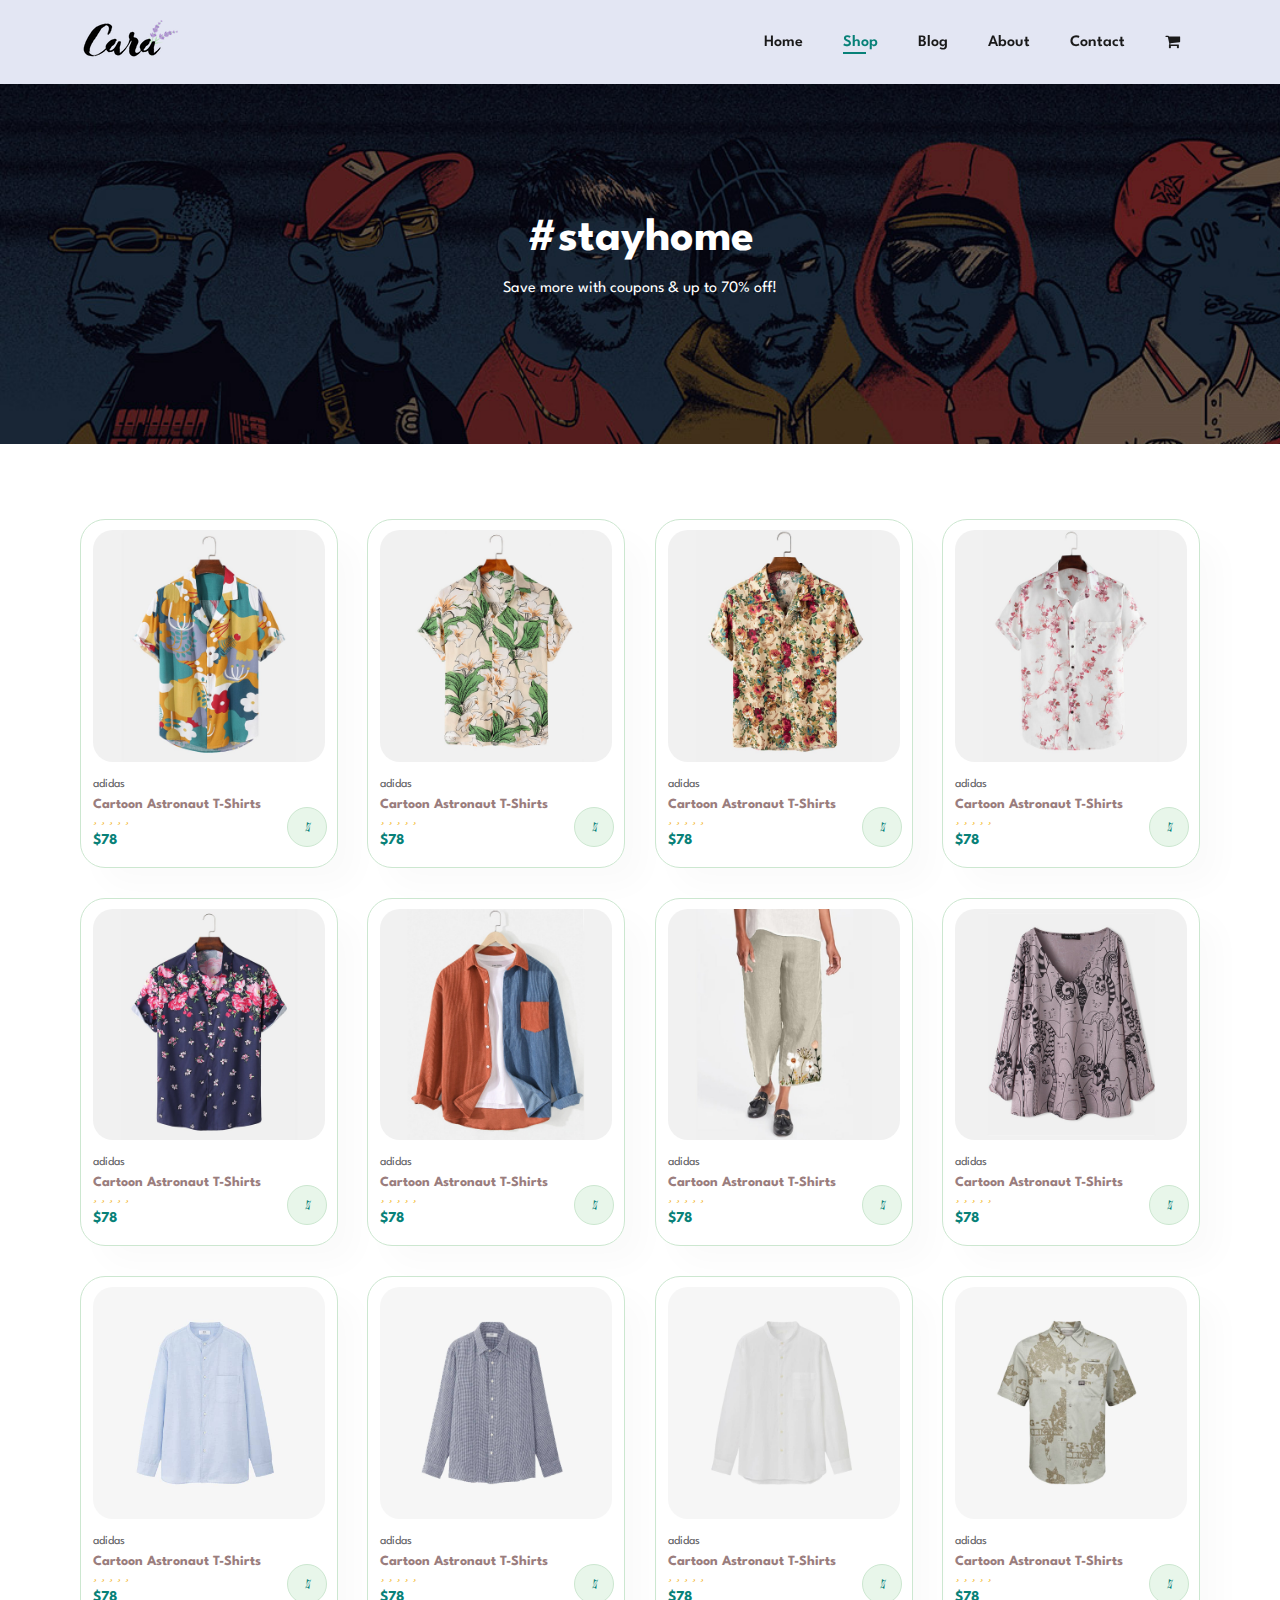
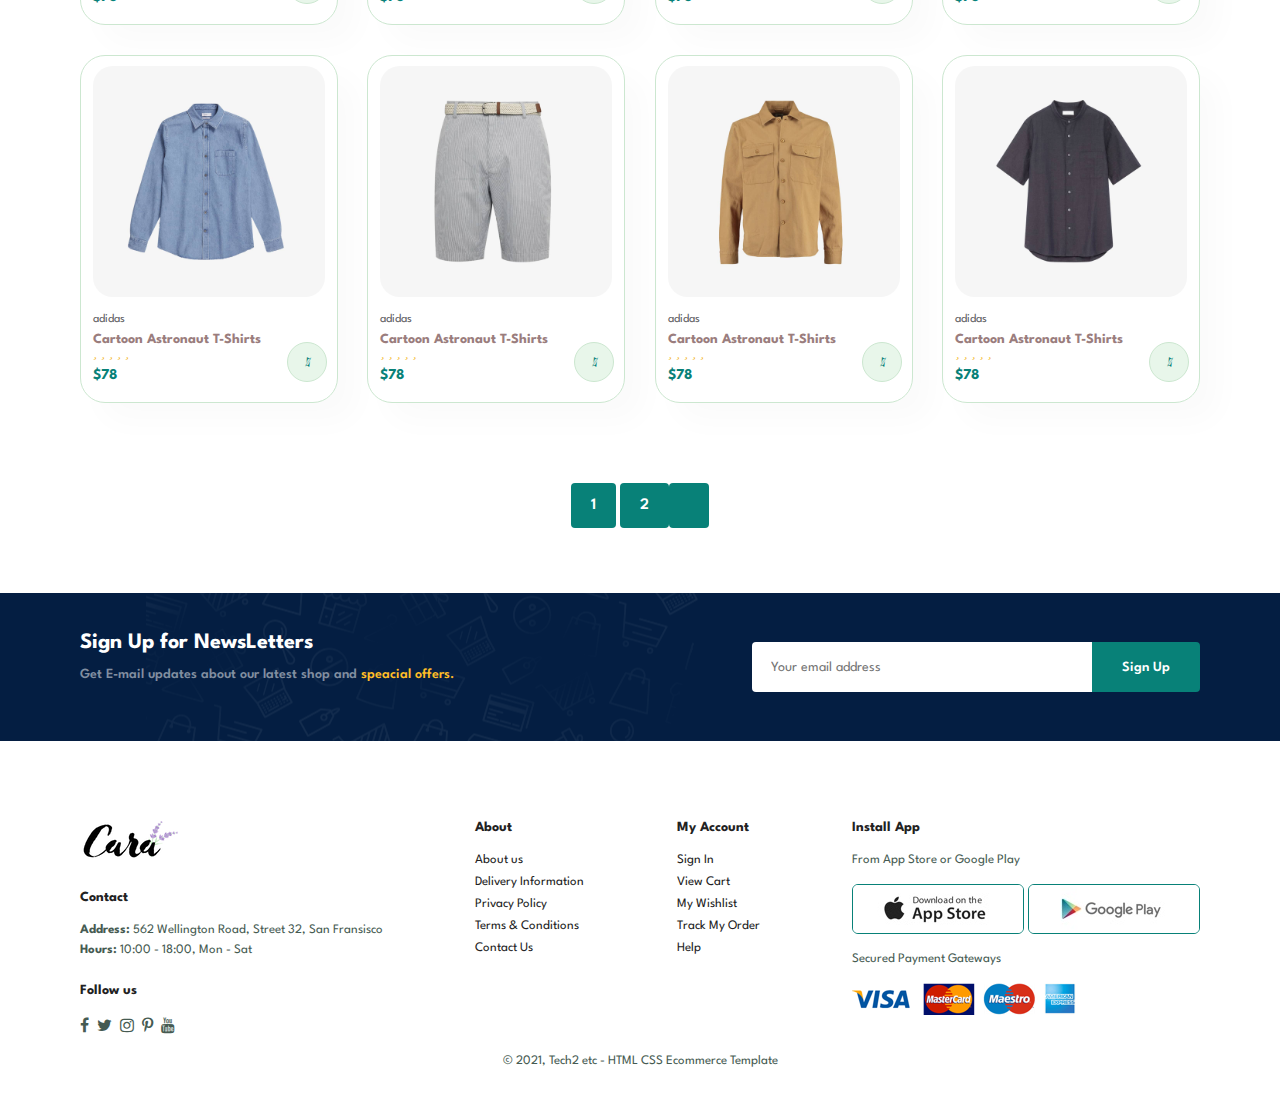
<file: shop.html>
<!DOCTYPE html>
<html lang="en">
<head>
    <meta charset="UTF-8">
    <meta http-equiv="X-UA-Compatible" content="IE=edge">
    <meta name="viewport" content="width=device-width, initial-scale=1.0">
    <title>buyEasy</title>
    <link rel="stylesheet" href="./style.css">
    <link rel="stylesheet" href="https://use.fontawesome.com/releases/v5.15.4/css/all.css" integrity="sha384-DyZ88mC6Up2uqS4h/KRgHuoeGwBcD4Ng9SiP4dIRy0EXTlnuz47vAwmeGwVChigm" crossorigin="anonymous"/>
    <link href="//maxcdn.bootstrapcdn.com/font-awesome/4.1.0/css/font-awesome.min.css" rel="stylesheet">
    <link rel="stylesheet" href="https://cdnjs.cloudflare.com/ajax/libs/font-awesome/4.7.0/css/font-awesome.min.css">

</head>
<body>
    <section id="header">
        <a href="#"><img src="./img/logo.png" class="logo" alt=""></a>
        <div>
            <ul id="navbar">
                <li><a href="index.html">Home</a></li>
                <li><a href="shop.html" class="active">Shop</a></li>
                <li><a href="blog.html">Blog</a></li>
                <li><a href="about.html">About</a></li>
                <li><a href="contact.html">Contact</a></li>
                <li id="lg-bag"><a href="cart.html"><i class="fa fa-shopping-cart"></i></a></li>
                <a href="#" id="close"><i class="fas fa-times"></i></a>
            </ul>
        </div>

        <div id="mobile">
            <a href="cart.html"><i class="fa fa-shopping-cart"></i></a>
            <i id="bar" class="fas fa-outdent" ></i>
        </div>
    </section>

    <section id="page-header">
        <h2>#stayhome</h2>
        <p>Save more with coupons & up to 70% off!</p>
    </section>
    
    <section id="products1" class="section-p1">
        <div class="pro-container">
            <div class="pro" onclick="window.location.href='sproduct.html'">
                <img src="./img/products/f1.jpg" alt="">
                <div class="des">
                    <span>adidas</span>
                    <h5>Cartoon Astronaut T-Shirts</h5>
                    <div class="star">
                        <i class="fas fa-star"></i>
                        <i class="fas fa-star"></i>
                        <i class="fas fa-star"></i>
                        <i class="fas fa-star"></i>
                        <i class="fas fa-star"></i>
                    </div>
                    <h4>$78</h4>
                </div>
                <a href="#"><i class="fas fa-shopping-cart cart" ></i></a>
            </div>
            <div class="pro">
                <img src="./img/products/f2.jpg" alt="">
                <div class="des">
                    <span>adidas</span>
                    <h5>Cartoon Astronaut T-Shirts</h5>
                    <div class="star">
                        <i class="fas fa-star"></i>
                        <i class="fas fa-star"></i>
                        <i class="fas fa-star"></i>
                        <i class="fas fa-star"></i>
                        <i class="fas fa-star"></i>
                    </div>
                    <h4>$78</h4>
                </div>
                <a href="#"><i class="fas fa-shopping-cart cart" ></i></a>
            </div>
            <div class="pro">
                <img src="./img/products/f3.jpg" alt="">
                <div class="des">
                    <span>adidas</span>
                    <h5>Cartoon Astronaut T-Shirts</h5>
                    <div class="star">
                        <i class="fas fa-star"></i>
                        <i class="fas fa-star"></i>
                        <i class="fas fa-star"></i>
                        <i class="fas fa-star"></i>
                        <i class="fas fa-star"></i>
                    </div>
                    <h4>$78</h4>
                </div>
                <a href="#"><i class="fas fa-shopping-cart cart" ></i></a>
            </div>
            <div class="pro">
                <img src="./img/products/f4.jpg" alt="">
                <div class="des">
                    <span>adidas</span>
                    <h5>Cartoon Astronaut T-Shirts</h5>
                    <div class="star">
                        <i class="fas fa-star"></i>
                        <i class="fas fa-star"></i>
                        <i class="fas fa-star"></i>
                        <i class="fas fa-star"></i>
                        <i class="fas fa-star"></i>
                    </div>
                    <h4>$78</h4>
                </div>
                <a href="#"><i class="fas fa-shopping-cart cart" ></i></a>
            </div>
            <div class="pro">
                <img src="./img/products/f5.jpg" alt="">
                <div class="des">
                    <span>adidas</span>
                    <h5>Cartoon Astronaut T-Shirts</h5>
                    <div class="star">
                        <i class="fas fa-star"></i>
                        <i class="fas fa-star"></i>
                        <i class="fas fa-star"></i>
                        <i class="fas fa-star"></i>
                        <i class="fas fa-star"></i>
                    </div>
                    <h4>$78</h4>
                </div>
                <a href="#"><i class="fas fa-shopping-cart cart" ></i></a>
            </div>
            <div class="pro">
                <img src="./img/products/f6.jpg" alt="">
                <div class="des">
                    <span>adidas</span>
                    <h5>Cartoon Astronaut T-Shirts</h5>
                    <div class="star">
                        <i class="fas fa-star"></i>
                        <i class="fas fa-star"></i>
                        <i class="fas fa-star"></i>
                        <i class="fas fa-star"></i>
                        <i class="fas fa-star"></i>
                    </div>
                    <h4>$78</h4>
                </div>
                <a href="#"><i class="fas fa-shopping-cart cart" ></i></a>
            </div>
            <div class="pro">
                <img src="./img/products/f7.jpg" alt="">
                <div class="des">
                    <span>adidas</span>
                    <h5>Cartoon Astronaut T-Shirts</h5>
                    <div class="star">
                        <i class="fas fa-star"></i>
                        <i class="fas fa-star"></i>
                        <i class="fas fa-star"></i>
                        <i class="fas fa-star"></i>
                        <i class="fas fa-star"></i>
                    </div>
                    <h4>$78</h4>
                </div>
                <a href="#"><i class="fas fa-shopping-cart cart" ></i></a>
            </div>
            <div class="pro">
                <img src="./img/products/f8.jpg" alt="">
                <div class="des">
                    <span>adidas</span>
                    <h5>Cartoon Astronaut T-Shirts</h5>
                    <div class="star">
                        <i class="fas fa-star"></i>
                        <i class="fas fa-star"></i>
                        <i class="fas fa-star"></i>
                        <i class="fas fa-star"></i>
                        <i class="fas fa-star"></i>
                    </div>
                    <h4>$78</h4>
                </div>
                <a href="#"><i class="fas fa-shopping-cart cart" ></i></a>
            </div>
            <div class="pro">
                <img src="./img/products/n1.jpg" alt="">
                <div class="des">
                    <span>adidas</span>
                    <h5>Cartoon Astronaut T-Shirts</h5>
                    <div class="star">
                        <i class="fas fa-star"></i>
                        <i class="fas fa-star"></i>
                        <i class="fas fa-star"></i>
                        <i class="fas fa-star"></i>
                        <i class="fas fa-star"></i>
                    </div>
                    <h4>$78</h4>
                </div>
                <a href="#"><i class="fas fa-shopping-cart cart" ></i></a>
            </div>
            <div class="pro">
                <img src="./img/products/n2.jpg" alt="">
                <div class="des">
                    <span>adidas</span>
                    <h5>Cartoon Astronaut T-Shirts</h5>
                    <div class="star">
                        <i class="fas fa-star"></i>
                        <i class="fas fa-star"></i>
                        <i class="fas fa-star"></i>
                        <i class="fas fa-star"></i>
                        <i class="fas fa-star"></i>
                    </div>
                    <h4>$78</h4>
                </div>
                <a href="#"><i class="fas fa-shopping-cart cart" ></i></a>
            </div>
            <div class="pro">
                <img src="./img/products/n3.jpg" alt="">
                <div class="des">
                    <span>adidas</span>
                    <h5>Cartoon Astronaut T-Shirts</h5>
                    <div class="star">
                        <i class="fas fa-star"></i>
                        <i class="fas fa-star"></i>
                        <i class="fas fa-star"></i>
                        <i class="fas fa-star"></i>
                        <i class="fas fa-star"></i>
                    </div>
                    <h4>$78</h4>
                </div>
                <a href="#"><i class="fas fa-shopping-cart cart" ></i></a>
            </div>
            <div class="pro">
                <img src="./img/products/n4.jpg" alt="">
                <div class="des">
                    <span>adidas</span>
                    <h5>Cartoon Astronaut T-Shirts</h5>
                    <div class="star">
                        <i class="fas fa-star"></i>
                        <i class="fas fa-star"></i>
                        <i class="fas fa-star"></i>
                        <i class="fas fa-star"></i>
                        <i class="fas fa-star"></i>
                    </div>
                    <h4>$78</h4>
                </div>
                <a href="#"><i class="fas fa-shopping-cart cart" ></i></a>
            </div>
            <div class="pro">
                <img src="./img/products/n5.jpg" alt="">
                <div class="des">
                    <span>adidas</span>
                    <h5>Cartoon Astronaut T-Shirts</h5>
                    <div class="star">
                        <i class="fas fa-star"></i>
                        <i class="fas fa-star"></i>
                        <i class="fas fa-star"></i>
                        <i class="fas fa-star"></i>
                        <i class="fas fa-star"></i>
                    </div>
                    <h4>$78</h4>
                </div>
                <a href="#"><i class="fas fa-shopping-cart cart" ></i></a>
            </div>
            <div class="pro">
                <img src="./img/products/n6.jpg" alt="">
                <div class="des">
                    <span>adidas</span>
                    <h5>Cartoon Astronaut T-Shirts</h5>
                    <div class="star">
                        <i class="fas fa-star"></i>
                        <i class="fas fa-star"></i>
                        <i class="fas fa-star"></i>
                        <i class="fas fa-star"></i>
                        <i class="fas fa-star"></i>
                    </div>
                    <h4>$78</h4>
                </div>
                <a href="#"><i class="fas fa-shopping-cart cart" ></i></a>
            </div>
            <div class="pro">
                <img src="./img/products/n7.jpg" alt="">
                <div class="des">
                    <span>adidas</span>
                    <h5>Cartoon Astronaut T-Shirts</h5>
                    <div class="star">
                        <i class="fas fa-star"></i>
                        <i class="fas fa-star"></i>
                        <i class="fas fa-star"></i>
                        <i class="fas fa-star"></i>
                        <i class="fas fa-star"></i>
                    </div>
                    <h4>$78</h4>
                </div>
                <a href="#"><i class="fas fa-shopping-cart cart" ></i></a>
            </div>
            <div class="pro">
                <img src="./img/products/n8.jpg" alt="">
                <div class="des">
                    <span>adidas</span>
                    <h5>Cartoon Astronaut T-Shirts</h5>
                    <div class="star">
                        <i class="fas fa-star"></i>
                        <i class="fas fa-star"></i>
                        <i class="fas fa-star"></i>
                        <i class="fas fa-star"></i>
                        <i class="fas fa-star"></i>
                    </div>
                    <h4>$78</h4>
                </div>
                <a href="#"><i class="fas fa-shopping-cart cart" ></i></a>
            </div>
        </div>
    </section>

    <section id="pagination" class="section-p1">
        <a href="#">1</a>
        <a href="#">2</a>
        <a href="#"><i class="fas fa-long-arrow-alt-right"></i></a>
    </section>

    <section id="newsletter" class="section-p1 section-m1">
         <div class="newstext">
             <h4>Sign Up for NewsLetters</h4>
             <p>Get E-mail updates about our latest shop and <span>speacial offers.</span></p>
         </div>
         <div class="form">
             <input type="text" placeholder="Your email address">
             <button class="normal">Sign Up</button>
            </div>
        </section>        
        
        <footer class="section-p1">
        <div class="col">
            <img class="logo" src="./img/logo.png" alt="">
            <h4>Contact</h4>
            <p><strong>Address:</strong> 562 Wellington Road, Street 32, San Fransisco</p>
            <p><strong>Hours:</strong> 10:00 - 18:00, Mon - Sat</p>
            <div class="follow">
                <h4>Follow us</h4>
                <div class="icon">
                    <i class="fa fa-facebook"></i>
                    <i class="fa fa-twitter"></i>
                    <i class="fa fa-instagram"></i>
                    <i class="fa fa-pinterest-p"></i>
                    <i class="fa fa-youtube"></i>
                </div>
            </div>
        </div>

        <div class="col">
            <h4>About</h4>
            <a href="#">About us</a>
            <a href="#">Delivery Information</a>
            <a href="#">Privacy Policy</a>
            <a href="#">Terms & Conditions</a>
            <a href="#">Contact Us</a>
        </div>

        <div class="col">
            <h4>My Account</h4>
            <a href="#">Sign In</a>
            <a href="#">View Cart</a>
            <a href="#">My Wishlist</a>
            <a href="#">Track My Order</a>
            <a href="#">Help</a>
        </div>

        <div class="col install">
            <h4>Install App</h4>
            <p>From App Store or Google Play</p>
            <div class="row">
                <img src="./img/pay/app.jpg" alt="">
                <img src="./img/pay/play.jpg" alt="">
            </div>
            <p>Secured Payment Gateways</p>
                <img src="./img/pay/pay.png" alt="">
        </div>

        <div class="copyright">
            <p>&copy; 2021, Tech2 etc - HTML CSS Ecommerce Template </p>
        </div>
    </footer>

    <script src="./script.js"></script>
</body>
</html>
</file>
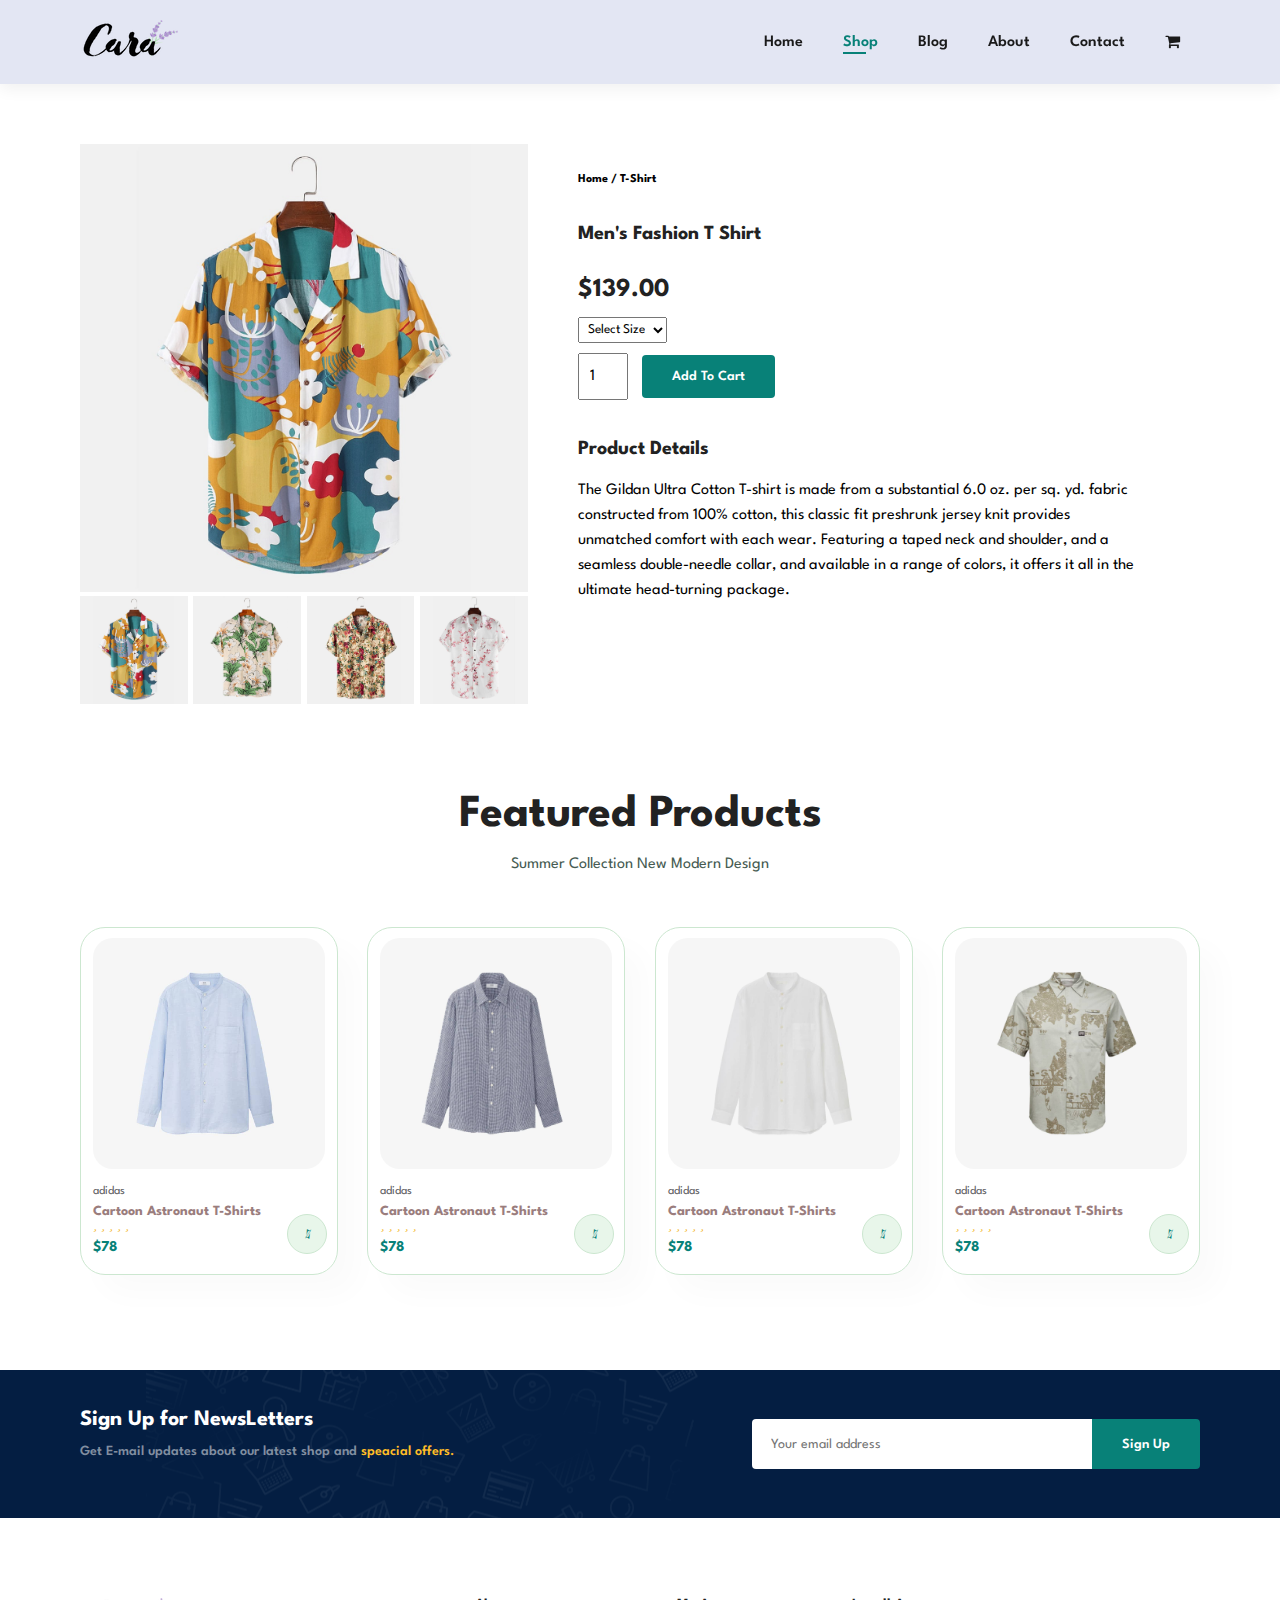
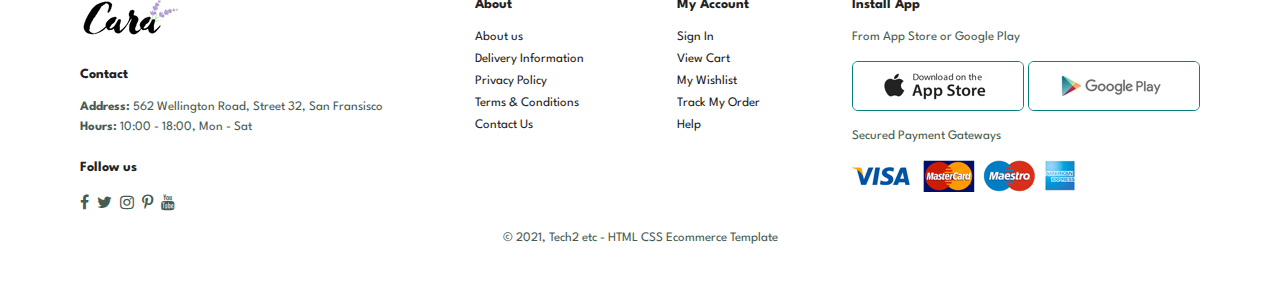
<file: sproduct.html>
<!--single product-->
<!DOCTYPE html>
<html lang="en">
<head>
    <meta charset="UTF-8">
    <meta http-equiv="X-UA-Compatible" content="IE=edge">
    <meta name="viewport" content="width=device-width, initial-scale=1.0">
    <title>buyEasy</title>
    <link rel="stylesheet" href="./style.css">
    <link rel="stylesheet" href="https://use.fontawesome.com/releases/v5.15.4/css/all.css" integrity="sha384-DyZ88mC6Up2uqS4h/KRgHuoeGwBcD4Ng9SiP4dIRy0EXTlnuz47vAwmeGwVChigm" crossorigin="anonymous"/>
    <link href="//maxcdn.bootstrapcdn.com/font-awesome/4.1.0/css/font-awesome.min.css" rel="stylesheet">
    <link rel="stylesheet" href="https://cdnjs.cloudflare.com/ajax/libs/font-awesome/4.7.0/css/font-awesome.min.css">

</head>
<body>
    <section id="header">
        <a href="#"><img src="./img/logo.png" class="logo" alt=""></a>
        <div>
            <ul id="navbar">
                <li><a href="index.html">Home</a></li>
                <li><a href="shop.html" class="active">Shop</a></li>
                <li><a href="blog.html">Blog</a></li>
                <li><a href="about.html">About</a></li>
                <li><a href="contact.html">Contact</a></li>
                <li id="lg-bag"><a href="cart.html"><i class="fa fa-shopping-cart"></i></a></li>
                <a href="#" id="close"><i class="fas fa-times"></i></a>
            </ul>
        </div>

        <div id="mobile">
            <a href="cart.html"><i class="fa fa-shopping-cart"></i></a>
            <i id="bar" class="fas fa-outdent" ></i>
        </div>
    </section>

    <section id="prodetails" class="section-p1">
        <div class="single-pro-image">
            <img src="./img/products/f1.jpg" width="100%" id="MainImg" alt="">

            <div class="small-img-group">
                <div class="small-img-col">
                    <img src="./img/products/f1.jpg" width="100%" class="small-img" alt="">
                </div>
                <div class="small-img-col">
                    <img src="./img/products/f2.jpg" width="100%" class="small-img" alt="">
                </div>
                <div class="small-img-col">
                    <img src="./img/products/f3.jpg" width="100%" class="small-img" alt="">
                </div>
                <div class="small-img-col">
                    <img src="./img/products/f4.jpg" width="100%" class="small-img" alt="">
                </div>
            </div>
        </div>

        <div class="single-pro-details">
            <h6>Home / T-Shirt</h6>
            <h4>Men's Fashion T Shirt</h4>
            <h2>$139.00</h2>
            <select>
                <option>Select Size</option>
                <option>XL</option>
                <option>XXL</option>
                <option>Small</option>
                <option>Large</option>
            </select>
            <input type="number" value="1">
            <button class="normal">Add To Cart</button>
            <h4>Product Details</h4>
            <span>The Gildan Ultra Cotton T-shirt is made from a substantial 6.0 oz. per sq. yd. fabric constructed from 100% cotton, this classic fit preshrunk jersey knit provides unmatched comfort with each wear. Featuring a taped neck and shoulder, and a seamless double-needle collar, and available in a range of colors, it offers it all in the ultimate head-turning package.</span>
        </div>
    </section>

    <section id="products1" class="section-p1">
        <h2>Featured Products</h2>
        <p>Summer Collection New Modern Design</p>
        <div class="pro-container">
            <div class="pro">
                <img src="./img/products/n1.jpg" alt="">
                <div class="des">
                    <span>adidas</span>
                    <h5>Cartoon Astronaut T-Shirts</h5>
                    <div class="star">
                        <i class="fas fa-star"></i>
                        <i class="fas fa-star"></i>
                        <i class="fas fa-star"></i>
                        <i class="fas fa-star"></i>
                        <i class="fas fa-star"></i>
                    </div>
                    <h4>$78</h4>
                </div>
                <a href="#"><i class="fas fa-shopping-cart cart" ></i></a>
            </div>
            <div class="pro">
                <img src="./img/products/n2.jpg" alt="">
                <div class="des">
                    <span>adidas</span>
                    <h5>Cartoon Astronaut T-Shirts</h5>
                    <div class="star">
                        <i class="fas fa-star"></i>
                        <i class="fas fa-star"></i>
                        <i class="fas fa-star"></i>
                        <i class="fas fa-star"></i>
                        <i class="fas fa-star"></i>
                    </div>
                    <h4>$78</h4>
                </div>
                <a href="#"><i class="fas fa-shopping-cart cart" ></i></a>
            </div>
            <div class="pro">
                <img src="./img/products/n3.jpg" alt="">
                <div class="des">
                    <span>adidas</span>
                    <h5>Cartoon Astronaut T-Shirts</h5>
                    <div class="star">
                        <i class="fas fa-star"></i>
                        <i class="fas fa-star"></i>
                        <i class="fas fa-star"></i>
                        <i class="fas fa-star"></i>
                        <i class="fas fa-star"></i>
                    </div>
                    <h4>$78</h4>
                </div>
                <a href="#"><i class="fas fa-shopping-cart cart" ></i></a>
            </div>
            <div class="pro">
                <img src="./img/products/n4.jpg" alt="">
                <div class="des">
                    <span>adidas</span>
                    <h5>Cartoon Astronaut T-Shirts</h5>
                    <div class="star">
                        <i class="fas fa-star"></i>
                        <i class="fas fa-star"></i>
                        <i class="fas fa-star"></i>
                        <i class="fas fa-star"></i>
                        <i class="fas fa-star"></i>
                    </div>
                    <h4>$78</h4>
                </div>
                <a href="#"><i class="fas fa-shopping-cart cart" ></i></a>
            </div>
        </div>
    </section>

    <section id="newsletter" class="section-p1 section-m1">
         <div class="newstext">
             <h4>Sign Up for NewsLetters</h4>
             <p>Get E-mail updates about our latest shop and <span>speacial offers.</span></p>
         </div>
         <div class="form">
             <input type="text" placeholder="Your email address">
             <button class="normal">Sign Up</button>
            </div>
        </section>        
        
        <footer class="section-p1">
        <div class="col">
            <img class="logo" src="./img/logo.png" alt="">
            <h4>Contact</h4>
            <p><strong>Address:</strong> 562 Wellington Road, Street 32, San Fransisco</p>
            <p><strong>Hours:</strong> 10:00 - 18:00, Mon - Sat</p>
            <div class="follow">
                <h4>Follow us</h4>
                <div class="icon">
                    <i class="fa fa-facebook"></i>
                    <i class="fa fa-twitter"></i>
                    <i class="fa fa-instagram"></i>
                    <i class="fa fa-pinterest-p"></i>
                    <i class="fa fa-youtube"></i>
                </div>
            </div>
        </div>

        <div class="col">
            <h4>About</h4>
            <a href="#">About us</a>
            <a href="#">Delivery Information</a>
            <a href="#">Privacy Policy</a>
            <a href="#">Terms & Conditions</a>
            <a href="#">Contact Us</a>
        </div>

        <div class="col">
            <h4>My Account</h4>
            <a href="#">Sign In</a>
            <a href="#">View Cart</a>
            <a href="#">My Wishlist</a>
            <a href="#">Track My Order</a>
            <a href="#">Help</a>
        </div>

        <div class="col install">
            <h4>Install App</h4>
            <p>From App Store or Google Play</p>
            <div class="row">
                <img src="./img/pay/app.jpg" alt="">
                <img src="./img/pay/play.jpg" alt="">
            </div>
            <p>Secured Payment Gateways</p>
                <img src="./img/pay/pay.png" alt="">
        </div>

        <div class="copyright">
            <p>&copy; 2021, Tech2 etc - HTML CSS Ecommerce Template </p>
        </div>
    </footer>

    <script>
        let MainImg = document.getElementById("MainImg");
        let smallimg = document.getElementsByClassName("small-img");
        for(let i =0; i<smallimg.length; i++){
            smallimg[i].addEventListener("click",()=>{
                MainImg.src = smallimg[i].src
            })
        }
    </script>

    <script src="./script.js"></script>
</body>
</html>
</file>
<file: style.css>
@import url('https://fonts.googleapis.com/css2?family=Spartan:wght@100;200;300;400;500;600;700;800;900&display=swap');
*{
    margin: 0;
    padding: 0;
    box-sizing: border-box;
    font-family: 'Spartan', sans-serif;
}


/*Global styling*/
h1{
    font-size: 50px;
    line-height: 64px;
    color:#222;
}

h2{
    font-size: 46px;
    line-height: 54px;
    color:#222;
}

h4{
    font-size: 20px;
    color:#222;
}

h6{
    font-weight: 700;
    font-size: 12px;
}

p{
    font-size: 16px;
    color: #465b52;
    margin: 15px 0 20px 0;
}

.section-p1 {
    padding: 40px 80px;
}

.section-m1 {
    margin: 40px 0;
}

button.normal{
    font-size: 14px;
    font-weight: 600;
    padding: 15px 30px;
    color: #000;
    background-color: #fff;
    border-radius:4px;
    cursor: pointer;
    border: none;
    outline: none;
    transition: 0.2s;
}

button.white{
    font-size: 13px;
    font-weight: 600;
    padding: 11px 18px;
    color: #fff;
    background-color: transparent;
    cursor: pointer;
    border: 1px solid #fff;
    outline: none;
    transition: 0.2s;
}

body{
    width: 100%;
}

/*Header Start*/
#header{
    display: flex;
    align-items: center;
    justify-content: space-between;
    padding: 20px 80px;
    background: #E3E6F3;
    box-shadow: 0px 5px 15px rgba(0,0,0,0.06); /*x-axis, y-axis, radius rgba(r,g,b,a)*/
    z-index: 999;
    position:sticky;
    top:0;
    left:0;
}

#navbar{
    display:flex;
    align-items: center;
    justify-content: center;
}

#navbar li{
    list-style: none;
    padding: 0px 20px;
    position:relative;
}

#navbar li a{
    text-decoration: none;
    font-weight: 600;
    color: #1a1a1a; 
    transition: 0.3s ease;
}

#navbar li a:hover,
#navbar li a.active{
    color:#088178
}

#navbar li a.active::after,
#navbar li a:hover::after{
    content:"";
    width:30%;
    height:2px;
    background: #088178;
    position:absolute;
    bottom:-4px;
    left:20px;
}

#mobile{
    display:none;
}

#close{
    display:none;
}

/*Home Page*/
#hero{
    background-image: url(./img/hero4.png);
    height: 90vh;
    width: 100%;
    background-position: top 25% right 0;
    background-size: cover;
    padding: 0px 80px;
    display:flex;
    flex-direction: column;
    align-items: flex-start;
    justify-content: center;
}

#hero h4{
    padding-bottom: 15px;
}

#hero h1{
    color:#088178;
}

#hero button{
    background-image: url("./img/button.png");
    background-color: transparent;
    color:#088178;
    border:0;
    padding: 14px 80px 14px 65px; 
    background-repeat: no-repeat;
    cursor:pointer;
    font-weight: 700;
    font-size: 15px;
}

#feature{
    display:flex;
    align-items: center;
    justify-content: space-between;
    flex-wrap:wrap
}

#feature .fe-box{
    width:180px;
    text-align:center;
    padding: 25px 15px;
    box-shadow: 20px 20px 34px rgba(0,0,0,0.03);
    border: 1px solid #cce7d0;
    border-radius: 4px;
    margin: 15px 0;
}

#feature .fe-box:hover{
    box-shadow: 10px 10px 54px rgba(70,62,221,0.1);
}

#feature .fe-box img{
    width:100%;
    margin-bottom:10px;
}

#feature .fe-box h6{
    padding:9px 8px 6px 8px;
    line-height:1;
    border-radius: 4px;
    color:#088178;
    background-color: #fddde4;
}

#feature .fe-box:nth-child(2) h6{
    background-color: #cedbbc;
}

#feature .fe-box:nth-child(3) h6{
    background-color: #d1e8f2;
}

#feature .fe-box:nth-child(4) h6{
    background-color: #cdd4f8;
}

#feature .fe-box:nth-child(5) h6{
    background-color: #f6dbf6;
}

#feature .fe-box:nth-child(6) h6{
    background-color: #fff2e5;
}

#products1{
    text-align:center;
}

#products1 .pro-container{
    display:flex;
    justify-content: space-between;
    padding-top:20px;
    flex-wrap:wrap;
}

#products1 .pro{
    width:23%;
    min-width:250px;
    padding: 10px 12px;
    border: 1px solid #cce7d0;
    border-radius:25px;
    cursor:pointer;
    box-shadow: 20px 20px 30px rgba(0,0,0,0.02) ;
    margin: 15px 0;
    transition:0.2 ease;
    position: relative;
}

#products1 .pro:hover{
    box-shadow: 20px 20px 30px rgba(0,0,0,0.06) ;
}

#products1 .pro .des{
    text-align:start;
    padding:10px 0;
}

#products1 .pro span{
    color: #606063;
    font-size:12px;
}

#products1 .pro .des h5{
    padding-top: 7px;
    color: #9a7d7d;
    font-size: 14px;
}

#products1 .pro .des i{
    font-size: 12px;
    color: rgb(243, 181, 25);
}

#products1 .pro .des h4{
    padding-top: 7px;
    font-size: 15px;
    font-weight: 700;
    color: #088178;
}

#products1 .pro .cart{
    width:40px;
    height:40px;
    line-height: 40px;
    border-radius: 50px;
    background-color: #e8f6ea;
    font-weight: 600;
    color:#088178;
    border:1px solid #cce7d0;
    position: absolute;
    bottom:20px;
    right: 10px;

    font-size: 15px;
}

#products1 .pro img{
    width:100%;
    border-radius:20px;
}


#banner{
    display:flex;
    flex-direction: column;
    justify-content: center;
    align-items: center;
    text-align: center;
    background-image: url(./img/banner/b2.jpg) ;
    width:100%;
    height:40vh;
    background-position: center;
    background-size: cover;
}

#banner h4{
    color:#fff;
    font-size: 16px;
}


#banner h2{
    color:#fff;
    font-size: 30px;
    padding: 10px 0;
}

#banner h2 span{
    color:#ef3636;
}

#banner button:hover{
    background-color: #088178;
    color:#fff;
}

#sm-banner{
    display: flex;
    justify-content: space-between;
    flex-wrap: wrap;
}
#sm-banner .banner-box{
    display:flex;
    flex-direction: column;
    justify-content: center;
    align-items: flex-start;
    background-image: url(./img/banner/b17.jpg) ;
    min-width:580px;
    height:50vh;
    background-position: center;
    background-size: cover;
    padding:30px;
}

#sm-banner .banner-box2{
    background-image: url(./img/banner/b10.jpg) ;
}

#sm-banner h4 {
    color:#fff;
    font-size:20px;
    font-weight:300;
}

#sm-banner h2 {
    color:#fff;
    font-size: 28px;
    font-weight: 800;
}

#sm-banner span {
    color:#fff;
    font-size: 14px;
    font-weight: 500;
    padding-bottom: 15px;
}

#sm-banner .banner-box:hover button{
    background-color: #088178;
    border:1px solid #088178;
}

#banner3{
    display: flex;
    justify-content: space-between;
    flex-wrap: wrap;
    padding: 0 80px;

}

#banner3 .banner-box{
    display:flex;
    flex-direction: column;
    justify-content: center;
    align-items: flex-start;
    background-image: url(./img/banner/b7.jpg) ;
    min-width:30%;
    height:30vh;
    background-position: center;
    background-size: cover;
    padding:20px;
    margin-bottom:20px;
}

#banner3 .banner-box2{
    background-image: url(./img/banner/b4.jpg) ;
}

#banner3 .banner-box3{
    background-image: url(./img/banner/b18.jpg) ;
}

#banner3 .banner-box h2{
    color:#fff;
    font-weight: 900;
    font-size:22px;
}

#banner3 .banner-box h3{
    color:#ec544e;
    font-weight: 800;
    font-size: 15px;
}

#newsletter{
    display: flex;
    justify-content: space-between;
    flex-wrap: wrap;
    align-items: center;
    background-image: url(./img/banner/b14.png);
    background-repeat: no-repeat;
    background-position: 20% 30%;
    background-color: #041e42;
}

#newsletter h4{
    font-size: 22px;
    font-weight: 700;
    color:#fff;
}

#newsletter p{
    font-size: 14px;
    font-weight: 600;
    color: #818ea0;
}

#newsletter p span{
    color: #ffbd27;
}

#newsletter .form {
    display: flex;
    width: 40%;
}

#newsletter input{
    height: 3.125rem;
    padding: 0 1.25em;
    font-size: 14px;
    width: 100%;
    border: 1px solid transparent;
    border-radius: 4px;
    outline: none;
    border-top-right-radius: 0;
    border-bottom-right-radius: 0;
}

#newsletter button{
    background-color: #088178;
    color: #fff;
    white-space: nowrap;
    border-top-left-radius: 0;
    border-bottom-left-radius: 0;
}

footer{
    display:flex;
    flex-wrap:wrap;
    justify-content: space-between;
}

footer .col{
    display:flex;
    flex-direction: column;
    align-items: flex-start;
    margin-bottom:20px;
}

footer .logo{
    margin-bottom: 30px;
}

footer h4{
    font-size: 14px;
    padding-bottom: 20px;
}

footer p{
    font-size: 13px;
    margin: 0 0 8px 0;
}

footer a{
    font-size: 13px;
    text-decoration: none;
    color: #222; 
    margin-bottom: 10px;
}

footer .follow{
    margin-top:20px;
}

footer .follow i{
    color: #465b52;
    padding-right:  4px;
    cursor:pointer;
}

footer .install .row img{
    border: 1px solid #088178;
    border-radius: 6px;
}

footer .install img{
    margin: 10px 0 15px 0;
}

footer .follow i:hover, 
footer a:hover{
    color:#088178;
}

footer .copyright{
    width: 100%;
    text-align: center;
}

/*Shop Page*/

#page-header{
    background-image:url('./img/banner/b1.jpg');
    height: 40vh;
    width: 100%;
    background-size: cover;;
    display: flex;
    flex-direction: column;
    text-align: center;
    justify-content: center;
    padding: 14px;
}

#page-header h2,
#page-header p{
    color:#fff;
}

#pagination{
    text-align: center;
}

#pagination a{
    text-decoration: none;
    background-color: #088178;
    padding: 15px 20px;
    border-radius: 4px;
    color: #fff;
    font-weight: 600;
}

#pagination a i{
    font-size: 16px;
    font-weight: 600;
}

/*Single Product*/
#prodetails{
    display: flex;
    margin-top: 20px;
}

#prodetails .single-pro-image{
    width: 40%;
    margin-right:50px;
}

.small-img-group{
    display: flex;
    justify-content: space-between;
}

.small-img-col{
    flex-basis: 24%;
    cursor: pointer;
}

#prodetails .single-pro-details{
    width: 50%;
    padding-top: 30px;
}

#prodetails .single-pro-details h4{
    padding: 40px  0 20px 0;
}

#prodetails .single-pro-details h2{
    font-size:26px;
}

#prodetails .single-pro-details select{
    display:block;
    padding: 5px;
    margin-bottom: 10px;
}

#prodetails .single-pro-details input{
    width: 50px;
    height: 47px;
    padding-left: 10px;
    font-size: 16px;
    margin-right: 10px;
}

#prodetails .single-pro-details input:focus{
    outline:none;
}

#prodetails .single-pro-details button{
    background-color:  #088178;
    color: #fff;
}

#prodetails .single-pro-details span{
    line-height: 25px;
}

/* Blog Page*/
#page-header.blog-header{
    background-image: url('./img/banner/b19.jpg');
}

#blog{
    padding: 150px 150px 0 150px;
}

#blog .blog-box{
    display:flex;
    align-items:center;
    width:100%;
    position: relative; 
    padding-bottom: 90px;
}

#blog .blog-img{
    width: 50%;
    margin-right: 40px;
} 

#blog img{
    width:100%;
    height:300px;
    object-fit: cover;
}

#blog .blog-details{
    width: 50%;
} 

#blog .blog-details a{
    text-decoration: none;
    font-size: 11px;
    color: #000;
    font-weight: 700;
    position:relative;
    transition: 0.3s;
} 

#blog .blog-details a::after{
    content:"";
    width:50px;
    height: 1px;
    background-color: #000;
    position:absolute;
    top: 4px;
    right: -60px;
}

#blog .blog-details a:hover{
    color:#088178;
}

#blog .blog-details a:hover::after{
    background-color: #088178;
}

#blog .blog-box h1{
    position: absolute;
    top: -40px;
    left: 0;
    font-size: 70px;
    font-weight: 700;
    color: #c9cbce;
    z-index: -9;
}

/* About Page*/
#page-header.about-header{
    background-image: url('./img/about/banner.png');
}

#about-head{
    display: flex;
    align-items: center;
}
#about-head img{
    width:50%;
    height: auto;
}
#about-head div{
    padding-left: 40px;
}

#about-app{
   text-align: center; 
}

#about-app .video{
    width:70%;
    height:100%;
    margin: 30px auto 0 auto;
}

#about-app .video video{
    width: 100%;
    height: 100%;
    border-radius: 20px;
}

/* Contact Page */

#contact-details{
    display: flex;
    align-items: center;
    justify-content: space-between;
}

#contact-details .details{
    width: 40%;  
}

#contact-details span,
#form-details form span{
    font-size:12px;
}

#contact-details h2,
#form-details form h2{
    font-size: 26px;
    line-height: 35px;
    padding: 20px 0;
}

#contact-details h3{
    font-size: 16px;
    padding-bottom: 15px;
}

#contact-details .details li{
    list-style: none;
    display: flex;
    padding: 10px 0;
}

#contact-details .details li  i{
    font-size: 14px;
    padding-right: 22px;
}

#contact-details .details li  p{
    margin:0;
    font-size: 14px;
}

#contact-details .map{
    width: 55%;
    height: 400px;
}

#contact-details .map iframe{
    width:100%;
    height:100%;
} 

#form-details{
    display: flex;
    justify-content: space-between;
    margin: 30px;
    padding: 80px;
    border: 1px solid #e1e1e1;
}

#form-details form{
    width:65%;
    display:flex;
    flex-direction: column;
    align-items: flex-start;
}

#form-details form input,
#form-details form textarea{
    width: 100%;
    padding: 12px 15px;
    outline: none;
    margin-bottom: 20px;
    border: 1px solid #e1e1e1;
}

#form-details form button{
    background-color: #088178;
    color:#fff;
}

#form-details .people div{
    padding-bottom: 25px;
    display: flex;
    align-items: flex-start;
}

#form-details .people div img{
    width: 65px;
    height: 65px;
    object-fit: cover;
    margin-right: 15px;
}

#form-details .people p{
    margin: 0;
    font-size: 13px;
    line-height: 25px;
}

#form-details .people p span{ 
    display: block;
    font-size: 16px;
    font-weight: 600;
    color: #000;
}

/* Cart Page */

#cart table{
      width: 100%;
      border-collapse: collapse;
      table-layout: fixed;
      white-space: nowrap;
}

#cart table img{
    width:  70px;
}

#cart table td:nth-child(1){
    width: 100px;
    text-align:center;
}

#cart table td:nth-child(2){
    width: 150px;
    text-align:center;
}

#cart table td:nth-child(3){
    width: 250px;
    text-align:center;
}

#cart table td:nth-child(4),
#cart table td:nth-child(5),
#cart table td:nth-child(6){
    width: 150px;
    text-align:center;
}

#cart table td:nth-child(5) input{
    width: 70px;
    padding: 10px 5px 10px 15px;
}

#cart table thead{
    border: 1px solid #e2e9e1;
    border-left:none;
    border-right: none;
}

#cart table thead tr td{
    font-weight: 700;
    text-transform: uppercase;
    font-size: 13px;
    padding : 18px 0;
}

#cart table tbody tr td{
    padding-top: 15px;
}

#cart table tbody td{
    font-size: 13px;
}

#cart-add{
    display: flex;
    flex-wrap: wrap;
    justify-content: space-between;
}

#coupon{
    width: 50%;
    margin-bottom: 30px;
}

#coupon h3,
#subtotal h3{
    padding-bottom: 15px;
}

#coupon input{
    padding: 10px 20px;
    outline: none;
    width: 60%;
    margin-right: 10px;
    border: 1px solid #e2e9e1;
}

#coupon button,
#subtotal button{
    background-color: #088178;
    color: #fff;
    padding: 12px 20px;
}

#subtotal{
    width: 50%;
    margin-bottom: 30px;
    border: 1px solid #e2e2e2;
    padding: 30px;
}

#subtotal table{
    border-collapse: collapse;
    width: 100%;
    margin-bottom: 20px;
}

#subtotal table td{
    width: 50%;
    border: 1px solid #e2e2e2;
    padding: 10px;
    font-size: 13px;
}

/*Start Media Query*/

@media (max-width:799px){
    .section-p1 {
        padding: 40px 40px;
    }

    #navbar {
        display: flex;
        flex-direction: column;
        align-items: flex-start;
        justify-content: flex-start;
        position:fixed;
        top: 0px;
        right:  -300px;
        height: 100vh;
        width: 300px;
        background-color:  #E3E6F3;
        box-shadow: 0 40px 60px rgba(0, 0, 0 ,0.1);
        padding: 80px 0 0 10px;
        transition: 0.3s;
    }

    #navbar.active{
        right:0px; 
    }

    #navbar li{
        margin-bottom: 25px;
    }

    #mobile{
        display:flex;
        align-items: center;
    }

    #mobile i{
        color:#1a1a1a;
        font-size: 24px;
        padding-left: 20px;
    }

    #close{
        display:initial;
        position: absolute;
        top: 30px;
        left: 30px;
        color: #222;
        font-size: 24px;
    }

    #lg-bag{
        display:none;
    }

    #hero {
        height: 70vh;
        padding: 0px 80px;
        background-position: top 30% right 30%;
    }

    #feature {
        justify-content: center ;
    }

    #feature .fe-box {
        margin: 15px 15px;
    }

    #products1 .pro-container {
        justify-content: center;
    }

    #banner {
        height: 20vh;
    }

    #sm-banner .banner-box {
        min-width: 100%;
        height: 30vh;
    }

    #banner3 {
        padding: 0 40px;
    }

    #banner3 .banner-box {
        width: 28%;
    }

    #newsletter .form {
        width: 70%;
    }

    /* Contact Page */
    #form-details {
        padding: 40px;
    }

    #form-details form {
        width: 50%;
    }

    /* Cart Page */
    #cart{
    overflow-x: auto;
    }
}

@media(max-width:477px){

    #header {
        padding: 10px 30px;
    }

    h1 {
        font-size: 38px;
    }

    h2 {
        font-size: 32px;
    }

    #hero {
        padding: 0 20px;
        background-position: 55%;
    }

    .section-p1 {
        padding: 20px;
    }
    #feature{
        justify-content: space-between;
    }

    #feature .fe-box {
        width: 155px;
        margin: 0 0 15px 0;
    }

    #products1 .pro {
        width:100%;
    }

    #banner {
        height: 40vh;
    }

    #sm-banner .banner-box {
        height: 40vh;
    }

    #sm-banner .banner-box2 {
        margin-top:20px;
    }

    #banner3 {
        padding: 0 20px;
    }

    #banner3 .banner-box {
        width: 100%;
    }

    #newsletter{
        padding: 40px 20px;
    }

    #newsletter .form {
        width: 100%;
    }

    footer .copyright{
        text-align: start;
    }

    /* Single Product */

    #prodetails {
        display: flex;
        flex-direction: column;
    }

    #prodetails .single-pro-image {
        width: 100%;
        margin-right: 0px;
    }

    #prodetails .single-pro-details {
        width: 100%;
    }

    /* Blog page */
    #blog {
        padding: 100px 20px 0 20px;
    }

    #blog .blog-box {
        display: flex;
        flex-direction: column;
        align-items: flex-start;
    }

    #blog .blog-img {
        width: 100%;
        margin-right: 0px;
        margin-bottom: 30px;
    }

    #blog .blog-details {
        width: 100%;
    }

    /* About Page */

    #about-head {
        display: flex;
        flex-direction: column;
    }

    #about-head img {
        width: 100%;
        margin-bottom: 20px;
    }

    #about-head div {
        padding-left: 0;
    }

    #about-app .video {
        width: 100%;
    }

    /* Contact Page */
    #contact-details {
        flex-direction: column;
    }

    #contact-details .details {
        width: 100%;
        margin-bottom: 30px;
    }

    #contact-details .map {
        width: 100%;
        height: 400px;
    }

    #form-details{
        margin: 10px;
        padding: 30px 10px;
        flex-wrap: wrap;
    }

    #form-details form{
        width: 100%;
        margin-bottom: 30px;
    }

    /* Cart Page */
    #cart-add{
        flex-direction: column;
    }

    #coupon{
        width: 100%;
    }

    #subtotal{
        width:100%;
        padding: 20px;
    }
}
</file>
